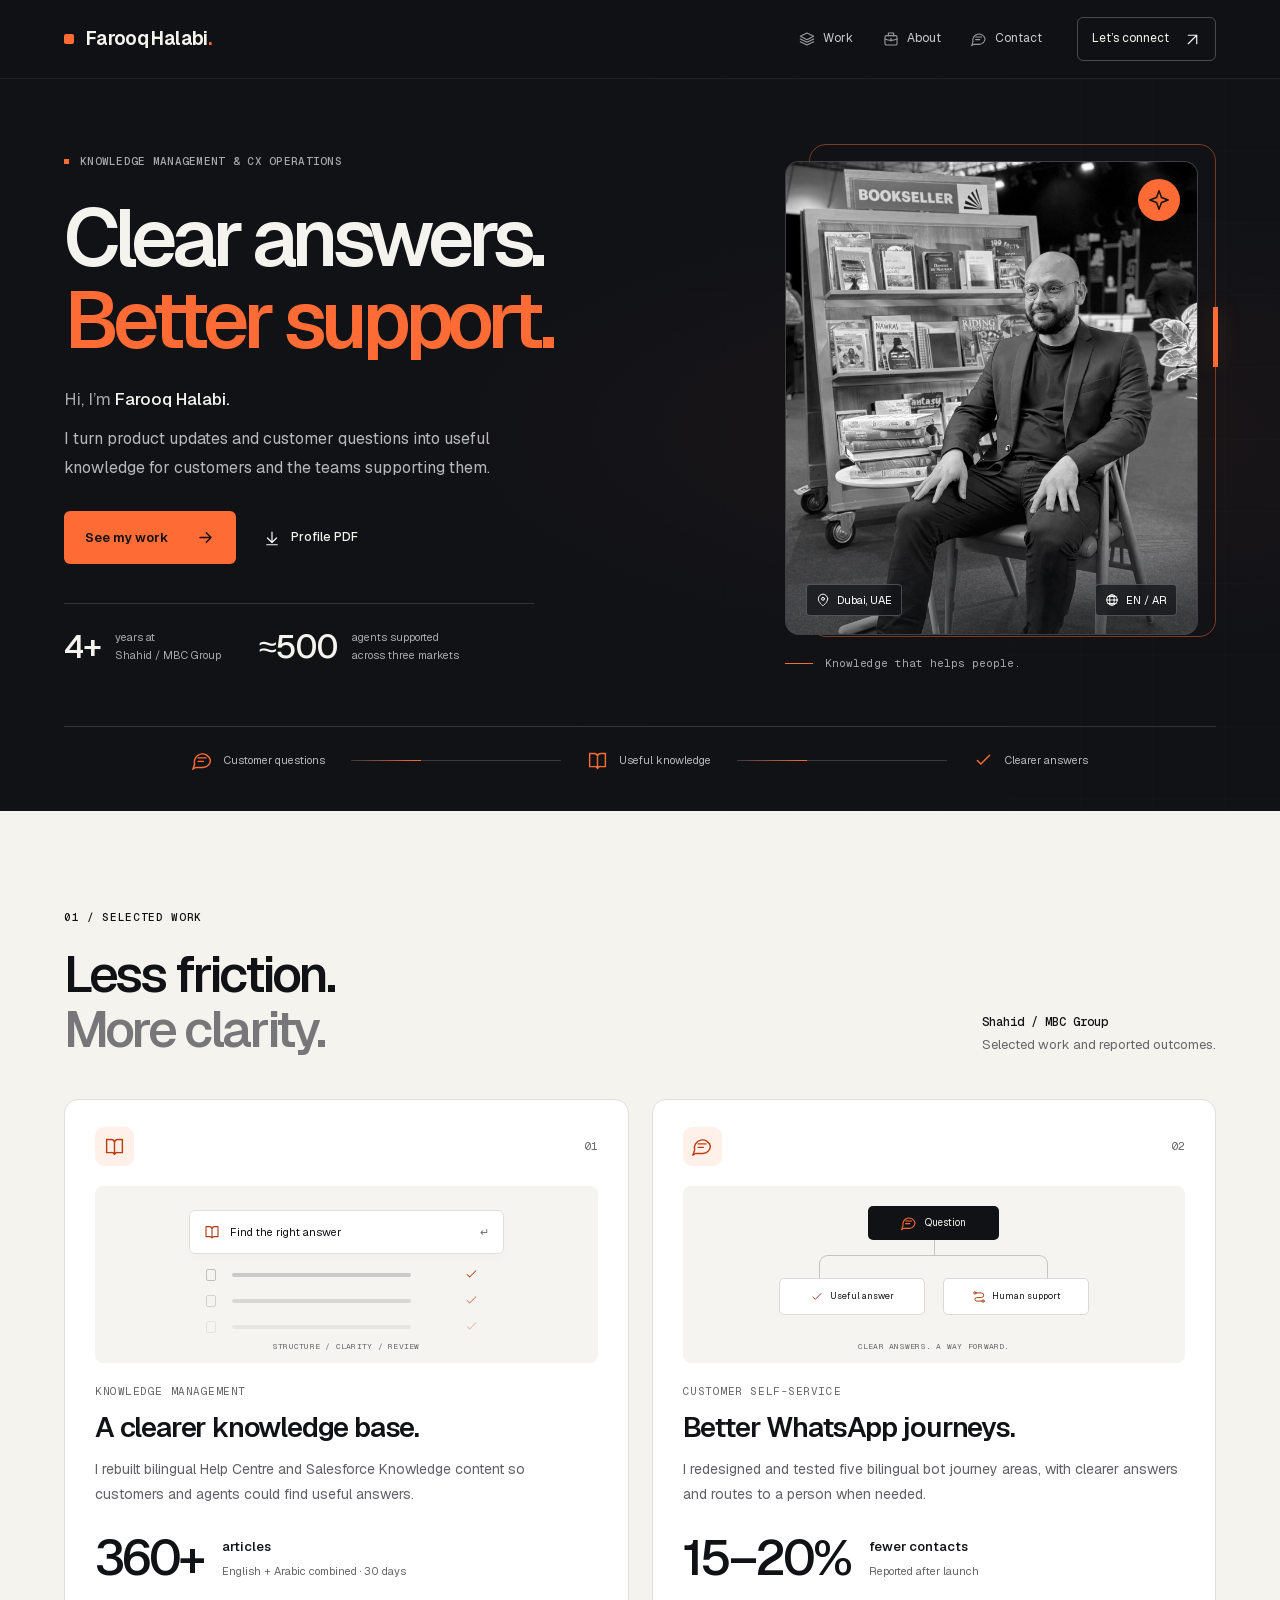
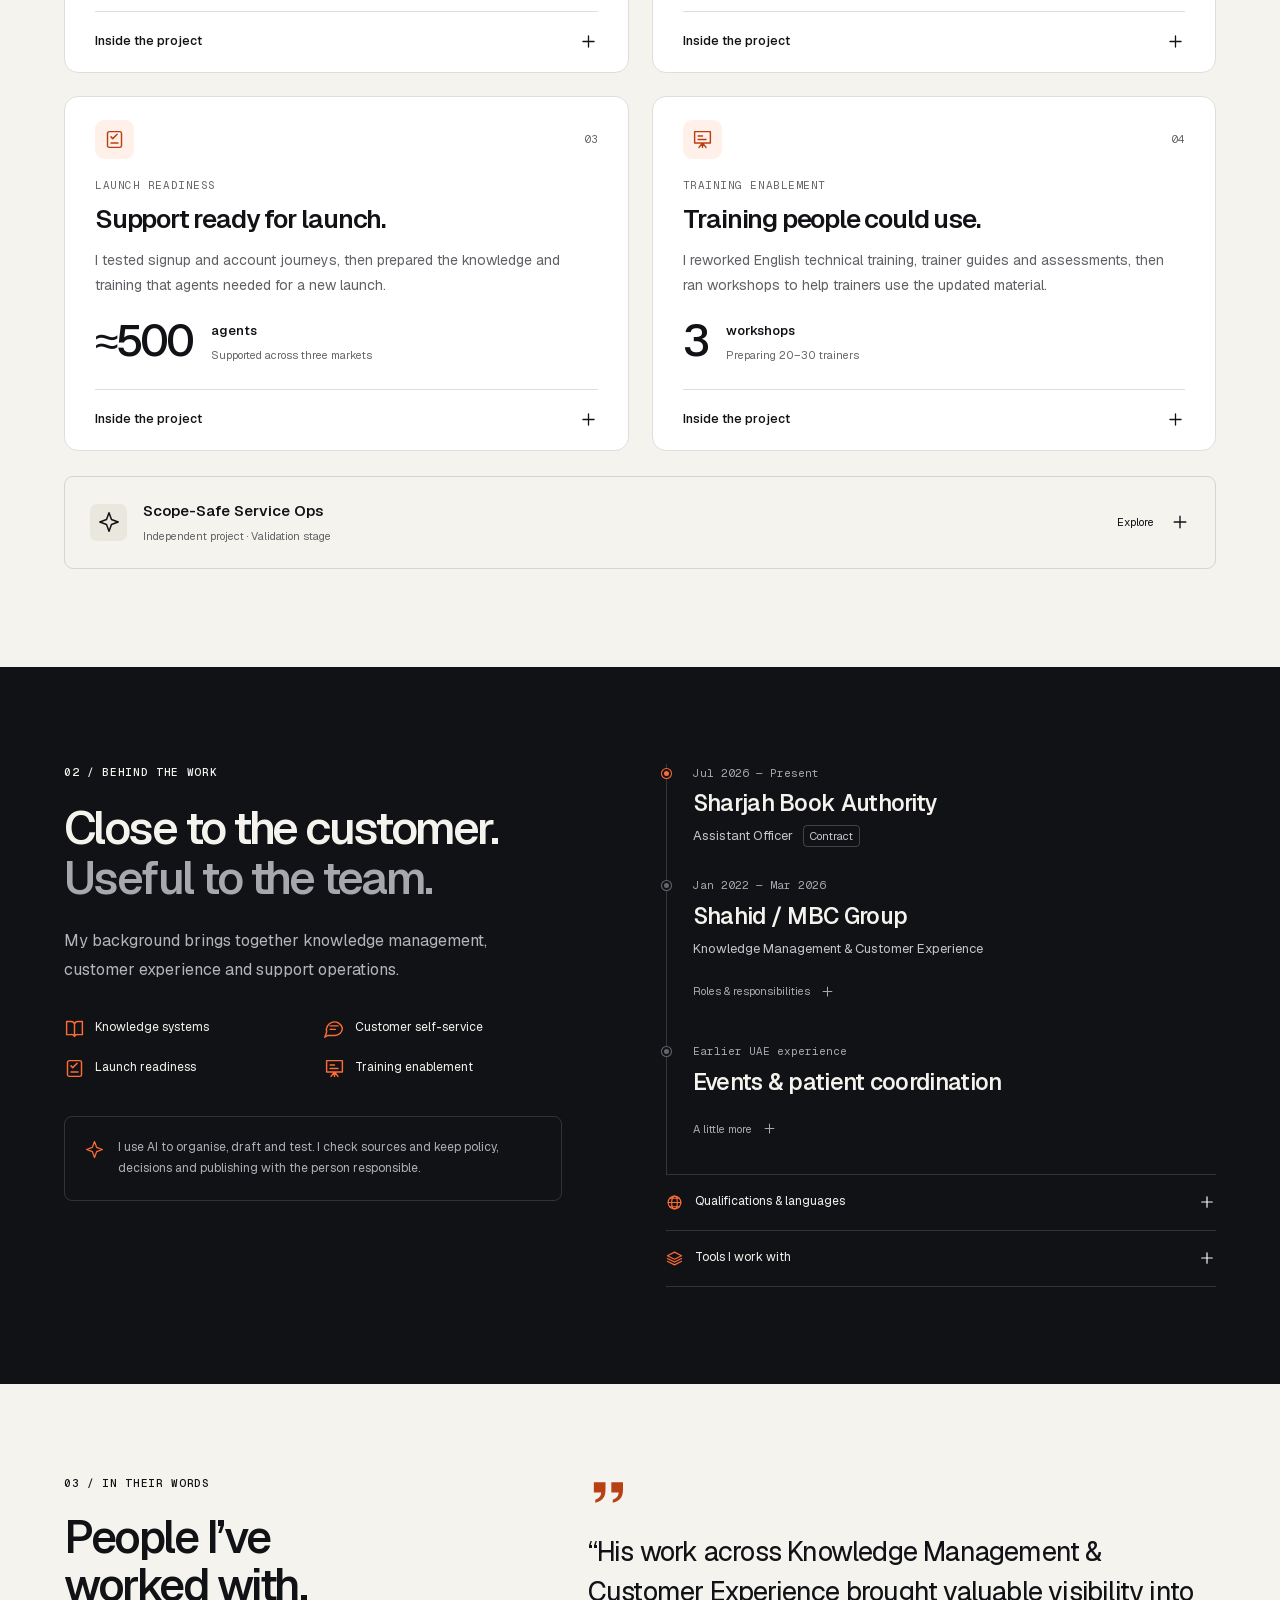
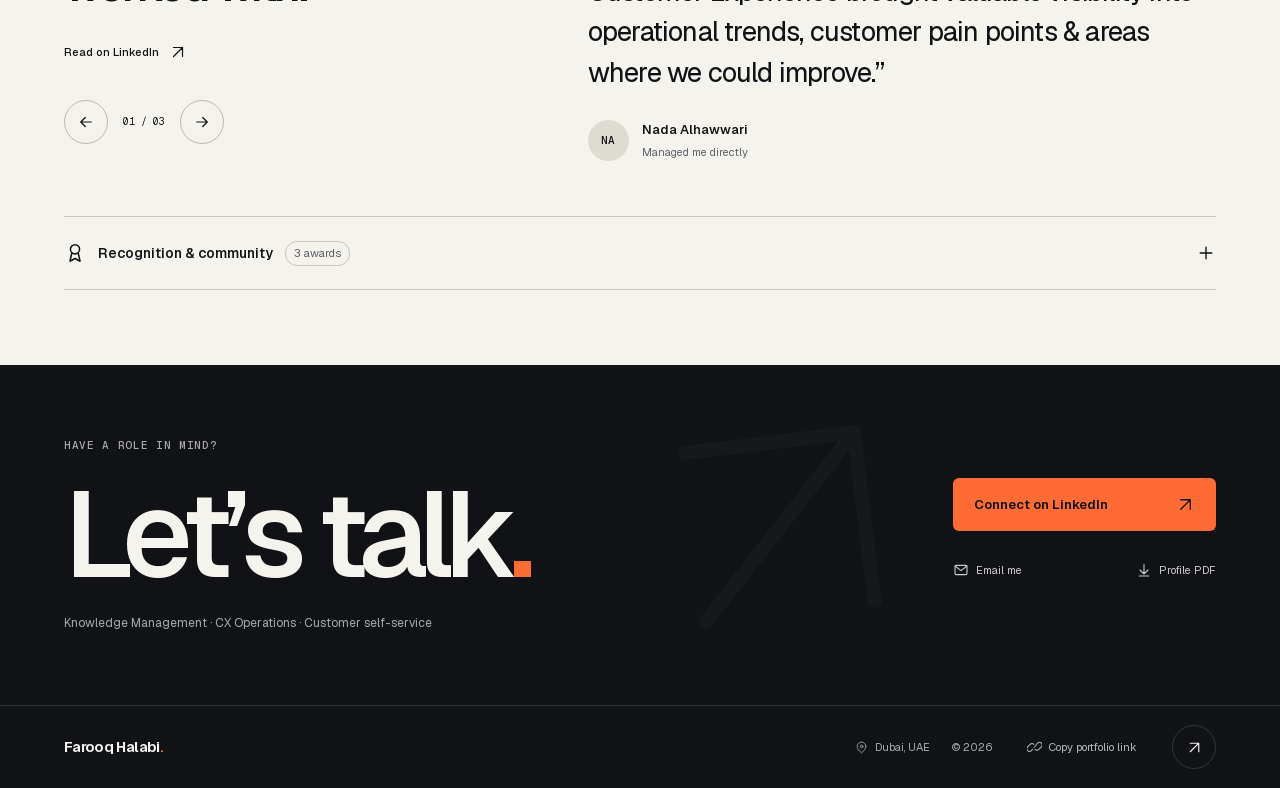
<file: index.html>
<!doctype html>
<html lang="en">
<head>
  <meta charset="utf-8">
  <meta name="viewport" content="width=device-width, initial-scale=1">
  <meta name="theme-color" content="#111216">
  <meta name="color-scheme" content="dark light">
  <title>Farooq Halabi | Knowledge Management &amp; CX Operations</title>
  <meta name="description" content="Farooq Halabi, Knowledge Management and CX Operations. Clearer knowledge, useful self-service and support teams ready for change.">
  <meta name="author" content="Farooq Halabi">
  <link rel="canonical" href="https://fahalabi.github.io/">
  <link rel="manifest" href="/site.webmanifest">
  <link rel="icon" href="/favicon-32.png?v=20260921-clarity" sizes="32x32" type="image/png">
  <link rel="apple-touch-icon" href="/apple-touch-icon.png?v=20260921-clarity" sizes="180x180" type="image/png">
  <link rel="preload" href="/assets/fonts/geist-sans.woff2" as="font" type="font/woff2" crossorigin>
  <link rel="preload" href="/assets/fonts/geist-mono.woff2" as="font" type="font/woff2" crossorigin>
  <link rel="preload" href="/assets/images/farooq-portrait.webp" as="image" type="image/webp" fetchpriority="high">
  <link rel="stylesheet" href="/assets/css/styles.css?v=20260921-clarity">
  <noscript><style>[data-menu-toggle],.quote-controls,[data-share]{display:none!important}[data-quote][hidden]{display:block!important;margin-top:32px}@media(max-width:800px){#mobile-menu[hidden]{position:static;display:flex!important;flex-wrap:wrap;width:100%;padding:8px 0;background:none;border:0}.header-inner{flex-wrap:wrap}.mobile-menu a{padding:10px}}</style></noscript>
  <meta property="og:type" content="profile">
  <meta property="og:title" content="Farooq Halabi | Knowledge Management &amp; CX Operations">
  <meta property="og:description" content="Clearer answers for customers. Useful knowledge for support teams. My work in knowledge management and customer experience.">
  <meta property="og:url" content="https://fahalabi.github.io/">
  <meta property="og:site_name" content="Farooq Halabi">
  <meta property="og:locale" content="en_AE">
  <meta property="og:image" content="https://fahalabi.github.io/assets/images/portfolio-social.png?v=20260921-clarity">
  <meta property="og:image:width" content="1200">
  <meta property="og:image:height" content="630">
  <meta property="og:image:alt" content="Farooq Halabi, Knowledge Management and CX Operations, with his portrait beside a book display">
  <meta name="twitter:card" content="summary_large_image">
  <meta name="twitter:title" content="Farooq Halabi | Knowledge Management &amp; CX Operations">
  <meta name="twitter:description" content="Clearer answers for customers. Useful knowledge for support teams.">
  <meta name="twitter:image" content="https://fahalabi.github.io/assets/images/portfolio-social.png?v=20260921-clarity">
  <script type="application/ld+json">
  {"@context":"https://schema.org","@type":"Person","name":"Farooq Halabi","url":"https://fahalabi.github.io/","image":"https://fahalabi.github.io/assets/images/farooq-portrait.webp","jobTitle":"Knowledge Management and CX Operations Specialist","address":{"@type":"PostalAddress","addressLocality":"Dubai","addressCountry":"AE"},"alumniOf":{"@type":"CollegeOrUniversity","name":"Ajman University"},"knowsLanguage":["Arabic","English","Turkish"],"knowsAbout":["Knowledge Management","Customer Experience Operations","Salesforce Knowledge","Salesforce CMS","Customer Self-Service","Bilingual Content","Training Enablement"],"sameAs":["https://www.linkedin.com/in/farooq-halabi-00536518b/"]}
  </script>
</head>
<body>
<svg class="svg-defs" aria-hidden="true" xmlns="http://www.w3.org/2000/svg"><defs><symbol id="i-arrow" viewBox="0 0 24 24"><path d="M5 12h14m-6-6 6 6-6 6"/></symbol><symbol id="i-up" viewBox="0 0 24 24"><path d="M6 18 18 6M6 6h12v12"/></symbol><symbol id="i-down" viewBox="0 0 24 24"><path d="M12 4v14m-6-6 6 6 6-6M5 21h14"/></symbol><symbol id="i-left" viewBox="0 0 24 24"><path d="M19 12H5m6-6-6 6 6 6"/></symbol><symbol id="i-book" viewBox="0 0 24 24"><path d="M12 6v15M3 4h5a4 4 0 0 1 4 3 4 4 0 0 1 4-3h5v15h-5a4 4 0 0 0-4 2 4 4 0 0 0-4-2H3Z"/></symbol><symbol id="i-chat" viewBox="0 0 24 24"><path d="M21 11.5a8.5 8.5 0 0 1-8.5 8.5H4l-3 2 2-6A8.5 8.5 0 1 1 21 11.5Z"/><path d="M7 9h9M7 13h6"/></symbol><symbol id="i-check" viewBox="0 0 24 24"><path d="m5 12 4 4L19 6"/></symbol><symbol id="i-launch" viewBox="0 0 24 24"><rect x="4" y="3" width="16" height="18" rx="2"/><path d="m8 9 2 2 5-5M8 16h8"/></symbol><symbol id="i-training" viewBox="0 0 24 24"><path d="M3 3h18v13H3zM8 21l4-5 4 5M12 16v5M7 8h5M7 12h9"/></symbol><symbol id="i-pin" viewBox="0 0 24 24"><path d="M20 10c0 6-8 12-8 12S4 16 4 10a8 8 0 0 1 16 0Z"/><circle cx="12" cy="10" r="2.5"/></symbol><symbol id="i-globe" viewBox="0 0 24 24"><circle cx="12" cy="12" r="9"/><ellipse cx="12" cy="12" rx="4" ry="9"/><path d="M3 12h18M5 6h14M5 18h14"/></symbol><symbol id="i-plus" viewBox="0 0 24 24"><path d="M12 5v14M5 12h14"/></symbol><symbol id="i-briefcase" viewBox="0 0 24 24"><rect x="3" y="7" width="18" height="14" rx="2"/><path d="M8 7V3h8v4M3 12a22 22 0 0 0 18 0M12 11v4"/></symbol><symbol id="i-award" viewBox="0 0 24 24"><circle cx="12" cy="8" r="5"/><path d="m8.5 12-2 9L12 18l5.5 3-2-9"/></symbol><symbol id="i-mail" viewBox="0 0 24 24"><rect x="3" y="5" width="18" height="14" rx="2"/><path d="m3 6 9 7 9-7"/></symbol><symbol id="i-link" viewBox="0 0 24 24"><path d="m10 13 4-4M8 16l-2 2a4 4 0 0 1-6-6l4-4a4 4 0 0 1 6 0m4 0 2-2a4 4 0 0 1 6 6l-4 4a4 4 0 0 1-6 0" transform="translate(1 -1)"/></symbol><symbol id="i-layers" viewBox="0 0 24 24"><path d="m12 3 10 5-10 5L2 8Zm-10 9 10 5 10-5M2 16l10 5 10-5"/></symbol><symbol id="i-spark" viewBox="0 0 24 24"><path d="m12 2 2.7 7.3L22 12l-7.3 2.7L12 22l-2.7-7.3L2 12l7.3-2.7Z"/></symbol><symbol id="i-menu" viewBox="0 0 24 24"><path d="M4 8h16M4 16h16"/></symbol><symbol id="i-quote" viewBox="0 0 24 24"><path d="M10 5H4v7h5c0 3-2 4-4 5v2c5-1 7-4 7-9V5ZM22 5h-6v7h5c0 3-2 4-4 5v2c5-1 7-4 7-9V5Z"/></symbol><symbol id="i-route" viewBox="0 0 24 24"><circle cx="5" cy="5" r="2"/><circle cx="19" cy="19" r="2"/><path d="M7 5h9a4 4 0 0 1 0 8H8a3 3 0 0 0 0 6h9"/></symbol></defs></svg>
<a class="skip-link" href="#main-content">Skip to main content</a>
<div class="progress-rail" aria-hidden="true"><span></span></div>
<header class="site-header"><div class="container header-inner">
 <a class="brand" href="#top" aria-label="Farooq Halabi, home"><span class="brand-square" aria-hidden="true"></span>Farooq Halabi<span class="brand-period">.</span></a>
 <nav class="desktop-nav" aria-label="Main navigation"><a href="#work"><svg class="icon " viewBox="0 0 24 24" fill="none" stroke="currentColor" stroke-width="1.65" stroke-linecap="round" stroke-linejoin="round" aria-hidden="true"><use href="#i-layers"></use></svg>Work</a><a href="#about"><svg class="icon " viewBox="0 0 24 24" fill="none" stroke="currentColor" stroke-width="1.65" stroke-linecap="round" stroke-linejoin="round" aria-hidden="true"><use href="#i-briefcase"></use></svg>About</a><a href="#contact"><svg class="icon " viewBox="0 0 24 24" fill="none" stroke="currentColor" stroke-width="1.65" stroke-linecap="round" stroke-linejoin="round" aria-hidden="true"><use href="#i-chat"></use></svg>Contact</a></nav>
 <a class="header-contact" href="https://www.linkedin.com/in/farooq-halabi-00536518b/" target="_blank" rel="noopener noreferrer">Let’s connect <svg class="icon " viewBox="0 0 24 24" fill="none" stroke="currentColor" stroke-width="1.65" stroke-linecap="round" stroke-linejoin="round" aria-hidden="true"><use href="#i-up"></use></svg></a>
 <button type="button" class="menu-toggle" data-menu-toggle aria-expanded="false" aria-controls="mobile-menu"><span data-menu-label>Menu</span><svg class="icon " viewBox="0 0 24 24" fill="none" stroke="currentColor" stroke-width="1.65" stroke-linecap="round" stroke-linejoin="round" aria-hidden="true"><use href="#i-menu"></use></svg></button>
 <nav id="mobile-menu" class="mobile-menu" aria-label="Mobile navigation" hidden><a href="#work"><svg class="icon " viewBox="0 0 24 24" fill="none" stroke="currentColor" stroke-width="1.65" stroke-linecap="round" stroke-linejoin="round" aria-hidden="true"><use href="#i-layers"></use></svg>Selected work</a><a href="#about"><svg class="icon " viewBox="0 0 24 24" fill="none" stroke="currentColor" stroke-width="1.65" stroke-linecap="round" stroke-linejoin="round" aria-hidden="true"><use href="#i-briefcase"></use></svg>About me</a><a href="#proof"><svg class="icon " viewBox="0 0 24 24" fill="none" stroke="currentColor" stroke-width="1.65" stroke-linecap="round" stroke-linejoin="round" aria-hidden="true"><use href="#i-quote"></use></svg>Recommendations</a><a href="#contact"><svg class="icon " viewBox="0 0 24 24" fill="none" stroke="currentColor" stroke-width="1.65" stroke-linecap="round" stroke-linejoin="round" aria-hidden="true"><use href="#i-mail"></use></svg>Contact</a></nav>
</div></header>
<main id="main-content" tabindex="-1">
 <section class="hero" id="top" aria-labelledby="hero-title"><div class="hero-grid" aria-hidden="true"></div><div class="container hero-inner">
  <div class="hero-copy"><p class="eyebrow hero-eyebrow"><span></span>Knowledge Management &amp; CX Operations</p><h1 id="hero-title"><span class="hero-line">Clear answers.</span><span class="hero-line hero-line-accent">Better support.</span></h1><p class="hero-name">Hi, I’m <strong>Farooq Halabi.</strong></p><p class="hero-description">I turn product updates and customer questions into useful knowledge for customers and the teams supporting them.</p><div class="hero-actions"><a class="button button-accent" href="#work" data-magnetic>See my work <svg class="icon " viewBox="0 0 24 24" fill="none" stroke="currentColor" stroke-width="1.65" stroke-linecap="round" stroke-linejoin="round" aria-hidden="true"><use href="#i-arrow"></use></svg></a><a class="text-link" href="/Farooq-Halabi-Profile.pdf" download><svg class="icon " viewBox="0 0 24 24" fill="none" stroke="currentColor" stroke-width="1.65" stroke-linecap="round" stroke-linejoin="round" aria-hidden="true"><use href="#i-down"></use></svg>Profile PDF</a></div><div class="hero-proof"><div><strong>4+</strong><span>years at<br>Shahid / MBC Group</span></div><div><strong>≈500</strong><span>agents supported<br>across three markets</span></div></div></div>
  <figure class="hero-portrait"><div class="portrait-surround" aria-hidden="true"></div><div class="portrait-card" data-tilt><div class="portrait-photo"><img src="/assets/images/farooq-portrait.webp" alt="Farooq Halabi seated beside a book display" width="1440" height="2560" fetchpriority="high"></div><div class="portrait-caption"><span><svg class="icon " viewBox="0 0 24 24" fill="none" stroke="currentColor" stroke-width="1.65" stroke-linecap="round" stroke-linejoin="round" aria-hidden="true"><use href="#i-pin"></use></svg>Dubai, UAE</span><span><svg class="icon " viewBox="0 0 24 24" fill="none" stroke="currentColor" stroke-width="1.65" stroke-linecap="round" stroke-linejoin="round" aria-hidden="true"><use href="#i-globe"></use></svg>EN / AR</span></div><div class="portrait-corner" aria-hidden="true"><svg class="icon " viewBox="0 0 24 24" fill="none" stroke="currentColor" stroke-width="1.65" stroke-linecap="round" stroke-linejoin="round" aria-hidden="true"><use href="#i-spark"></use></svg></div></div><figcaption class="portrait-note"><span class="note-line"></span>Knowledge that helps people.</figcaption></figure>
  <div class="answer-path" aria-label="My focus: turn customer questions into useful knowledge and clearer answers"><div class="path-node"><svg class="icon " viewBox="0 0 24 24" fill="none" stroke="currentColor" stroke-width="1.65" stroke-linecap="round" stroke-linejoin="round" aria-hidden="true"><use href="#i-chat"></use></svg><span>Customer questions</span></div><div class="path-line" aria-hidden="true"><i></i></div><div class="path-node"><svg class="icon " viewBox="0 0 24 24" fill="none" stroke="currentColor" stroke-width="1.65" stroke-linecap="round" stroke-linejoin="round" aria-hidden="true"><use href="#i-book"></use></svg><span>Useful knowledge</span></div><div class="path-line" aria-hidden="true"><i></i></div><div class="path-node"><svg class="icon " viewBox="0 0 24 24" fill="none" stroke="currentColor" stroke-width="1.65" stroke-linecap="round" stroke-linejoin="round" aria-hidden="true"><use href="#i-check"></use></svg><span>Clearer answers</span></div></div>
 </div></section>
 <section class="work-section light-section" id="work" aria-labelledby="work-title"><div class="container">
  <div class="section-heading reveal"><div><p class="eyebrow">01 / Selected work</p><h2 id="work-title">Less friction.<br><span>More clarity.</span></h2></div><p class="section-note">Shahid / MBC Group<br><span>Selected work and reported outcomes.</span></p></div>
  <div class="work-grid"><article class="work-card work-card-large reveal" data-spotlight><div class="work-card-top"><span class="square-icon"><svg class="icon " viewBox="0 0 24 24" fill="none" stroke="currentColor" stroke-width="1.65" stroke-linecap="round" stroke-linejoin="round" aria-hidden="true"><use href="#i-book"></use></svg></span><span class="case-number">01</span></div><div class="knowledge-visual" aria-hidden="true"><div class="visual-search"><svg class="icon " viewBox="0 0 24 24" fill="none" stroke="currentColor" stroke-width="1.65" stroke-linecap="round" stroke-linejoin="round" aria-hidden="true"><use href="#i-book"></use></svg><span>Find the right answer</span><span class="search-key">↵</span></div><div class="article-stack"><div><i></i><span></span><span></span><svg class="icon " viewBox="0 0 24 24" fill="none" stroke="currentColor" stroke-width="1.65" stroke-linecap="round" stroke-linejoin="round" aria-hidden="true"><use href="#i-check"></use></svg></div><div><i></i><span></span><span></span><svg class="icon " viewBox="0 0 24 24" fill="none" stroke="currentColor" stroke-width="1.65" stroke-linecap="round" stroke-linejoin="round" aria-hidden="true"><use href="#i-check"></use></svg></div><div><i></i><span></span><span></span><svg class="icon " viewBox="0 0 24 24" fill="none" stroke="currentColor" stroke-width="1.65" stroke-linecap="round" stroke-linejoin="round" aria-hidden="true"><use href="#i-check"></use></svg></div></div><span class="visual-caption">STRUCTURE / CLARITY / REVIEW</span></div><div class="work-card-content"><p class="case-category">Knowledge management</p><h3>A clearer knowledge base.</h3><p class="case-preview">I rebuilt bilingual Help Centre and Salesforce Knowledge content so customers and agents could find useful answers.</p><div class="work-result"><strong>360+</strong><div><span>articles</span><small>English + Arabic combined · 30 days</small></div></div><details class="case-details"><summary><span>Inside the project</span><svg class="icon " viewBox="0 0 24 24" fill="none" stroke="currentColor" stroke-width="1.65" stroke-linecap="round" stroke-linejoin="round" aria-hidden="true"><use href="#i-plus"></use></svg></summary><div class="case-body"><p class="case-tools">Salesforce Knowledge · Help Centre</p>
            <h4>The work</h4><p>I led the bilingual Knowledge Base and Help Centre revamp, reworking the taxonomy, search, navigation and article structure. I also updated case links, escalation guidance and the way we collected feedback across customer-facing and internal content.</p>
            <h4>My contribution</h4><p>I used AI and Salesforce Einstein tools to identify missing topics, group questions and prepare drafts and metadata. I checked the content against policy and source documentation, refined the wording and controlled publishing.</p>
            <h4>Reported outcomes</h4><ul class="project-points"><li>360+ articles across English and Arabic delivered in 30 days.</li><li>An estimated 150 hours saved.</li><li>Agent knowledge emails fell from daily to about one per month.</li><li>Knowledge-related DSAT disputes fell from monthly to 0–1 per quarter.</li></ul>
          </div></details></div></article>
<article class="work-card work-card-large reveal" data-spotlight><div class="work-card-top"><span class="square-icon"><svg class="icon " viewBox="0 0 24 24" fill="none" stroke="currentColor" stroke-width="1.65" stroke-linecap="round" stroke-linejoin="round" aria-hidden="true"><use href="#i-chat"></use></svg></span><span class="case-number">02</span></div><div class="journey-visual" aria-hidden="true"><div class="journey-node question-node"><svg class="icon " viewBox="0 0 24 24" fill="none" stroke="currentColor" stroke-width="1.65" stroke-linecap="round" stroke-linejoin="round" aria-hidden="true"><use href="#i-chat"></use></svg><span>Question</span></div><div class="journey-branch"><span></span><span></span></div><div class="journey-options"><div><svg class="icon " viewBox="0 0 24 24" fill="none" stroke="currentColor" stroke-width="1.65" stroke-linecap="round" stroke-linejoin="round" aria-hidden="true"><use href="#i-check"></use></svg><span>Useful answer</span></div><div><svg class="icon " viewBox="0 0 24 24" fill="none" stroke="currentColor" stroke-width="1.65" stroke-linecap="round" stroke-linejoin="round" aria-hidden="true"><use href="#i-route"></use></svg><span>Human support</span></div></div><span class="visual-caption">CLEAR ANSWERS. A WAY FORWARD.</span></div><div class="work-card-content"><p class="case-category">Customer self-service</p><h3>Better WhatsApp journeys.</h3><p class="case-preview">I redesigned and tested five bilingual bot journey areas, with clearer answers and routes to a person when needed.</p><div class="work-result"><strong>15–20%</strong><div><span>fewer contacts</span><small>Reported after launch</small></div></div><details class="case-details"><summary><span>Inside the project</span><svg class="icon " viewBox="0 0 24 24" fill="none" stroke="currentColor" stroke-width="1.65" stroke-linecap="round" stroke-linejoin="round" aria-hidden="true"><use href="#i-plus"></use></svg></summary><div class="case-body"><p class="case-tools">Salesforce Einstein Bots · Miro</p>
            <h4>The work</h4><p>I owned the redesign, configuration, testing and launch of five English and Arabic bot journey areas. I mapped customer intents, wrote responses and decision paths, defined escalation routes and tested edge cases.</p>
            <h4>My contribution</h4><p>I worked with Salesforce Einstein Bots and Miro, using AI to help organise questions, draft flow logic and prepare test scenarios. I reviewed the outputs before use, including the Arabic content throughout testing and launch.</p>
            <h4>Reported outcomes after launch</h4><ul class="project-points"><li>Customer contacts fell by 15–20%.</li><li>Repeated questions fell by 10%.</li><li>Self-service CSAT rose from 15% to 25%.</li><li>Five major journey areas launched in English and Arabic.</li></ul>
          </div></details></div></article>
<article class="work-card work-card-compact reveal" data-spotlight><div class="work-card-top"><span class="square-icon"><svg class="icon " viewBox="0 0 24 24" fill="none" stroke="currentColor" stroke-width="1.65" stroke-linecap="round" stroke-linejoin="round" aria-hidden="true"><use href="#i-launch"></use></svg></span><span class="case-number">03</span></div><div class="work-card-content"><p class="case-category">Launch readiness</p><h3>Support ready for launch.</h3><p class="case-preview">I tested signup and account journeys, then prepared the knowledge and training that agents needed for a new launch.</p><div class="work-result"><strong>≈500</strong><div><span>agents</span><small>Supported across three markets</small></div></div><details class="case-details"><summary><span>Inside the project</span><svg class="icon " viewBox="0 0 24 24" fill="none" stroke="currentColor" stroke-width="1.65" stroke-linecap="round" stroke-linejoin="round" aria-hidden="true"><use href="#i-plus"></use></svg></summary><div class="case-body"><p class="case-tools">CX testing · Knowledge updates</p>
            <h4>The work</h4><p>I led CX testing and support preparation for signup, sign-in, password reset and device connection. I tested journeys on iOS, Android, web and supported TV environments, then prepared bilingual knowledge, Care Updates, updated visuals and training content.</p>
            <h4>My contribution</h4><p>I used AI to help prepare test scenarios, consider edge cases and identify content needing updates. I manually tested the journeys, checked the customer pain points and reviewed the material before it went to agents and trainers.</p>
            <h4>Reported outcomes</h4><ul class="project-points"><li>Approximately 500 agents supported and 20–30 trainers prepared across three markets.</li><li>Product controls prevented duplicate accounts.</li><li>Password-reset and wrong-username case tags became rare after launch.</li></ul>
          </div></details></div></article>
<article class="work-card work-card-compact reveal" data-spotlight><div class="work-card-top"><span class="square-icon"><svg class="icon " viewBox="0 0 24 24" fill="none" stroke="currentColor" stroke-width="1.65" stroke-linecap="round" stroke-linejoin="round" aria-hidden="true"><use href="#i-training"></use></svg></span><span class="case-number">04</span></div><div class="work-card-content"><p class="case-category">Training enablement</p><h3>Training people could use.</h3><p class="case-preview">I reworked English technical training, trainer guides and assessments, then ran workshops to help trainers use the updated material.</p><div class="work-result"><strong>3</strong><div><span>workshops</span><small>Preparing 20–30 trainers</small></div></div><details class="case-details"><summary><span>Inside the project</span><svg class="icon " viewBox="0 0 24 24" fill="none" stroke="currentColor" stroke-width="1.65" stroke-linecap="round" stroke-linejoin="round" aria-hidden="true"><use href="#i-plus"></use></svg></summary><div class="case-body"><p class="case-tools">Canva · PowerPoint</p>
            <h4>The work</h4><p>I led the English training material revamp and owned its technical content. I reworked onboarding content, trainer guides, assessments, exercises and quick-reference resources to make technical information easier to explain and apply.</p>
            <h4>My contribution</h4><p>I used AI, Canva and PowerPoint to audit the old material, organise the content and check consistency. I reviewed the wording closely and coordinated reviews with internal and vendor QA teams before approval.</p>
            <h4>Reported outcomes</h4><ul class="project-points"><li>Three trainer workshops delivered.</li><li>20–30 trainers prepared for rollout.</li><li>Updated material rolled out across vendors and operational sites.</li></ul>
          </div></details></div></article></div>
  <details class="independent-details reveal"><summary><span class="independent-icon"><svg class="icon " viewBox="0 0 24 24" fill="none" stroke="currentColor" stroke-width="1.65" stroke-linecap="round" stroke-linejoin="round" aria-hidden="true"><use href="#i-spark"></use></svg></span><span><strong>Scope-Safe Service Ops</strong><small>Independent project · Validation stage</small></span><span class="disclosure-label">Explore</span><svg class="icon " viewBox="0 0 24 24" fill="none" stroke="currentColor" stroke-width="1.65" stroke-linecap="round" stroke-linejoin="round" aria-hidden="true"><use href="#i-plus"></use></svg></summary><div class="independent-body"><p>I owned and directed AI-assisted research into how service businesses can keep customer-facing answers accurate, with owner approval built in.</p><p>The preparation includes research on 30 Dubai home-maintenance and AC businesses, 10 public-source knowledge-gap snapshots, a discovery kit and a validation dashboard. The concept is under validation; no customer, pilot or revenue results are claimed.</p><p>I use BMAD to structure discovery, requirements and validation, with review points for the owner.</p></div></details>
 </div></section>
 <section class="about-section" id="about" aria-labelledby="about-title"><div class="container about-grid">
  <div class="about-copy reveal"><p class="eyebrow">02 / Behind the work</p><h2 id="about-title">Close to the customer.<br><span>Useful to the team.</span></h2><p>My background brings together knowledge management, customer experience and support operations.</p><div class="capabilities"><div><svg class="icon " viewBox="0 0 24 24" fill="none" stroke="currentColor" stroke-width="1.65" stroke-linecap="round" stroke-linejoin="round" aria-hidden="true"><use href="#i-book"></use></svg><span>Knowledge systems</span></div><div><svg class="icon " viewBox="0 0 24 24" fill="none" stroke="currentColor" stroke-width="1.65" stroke-linecap="round" stroke-linejoin="round" aria-hidden="true"><use href="#i-chat"></use></svg><span>Customer self-service</span></div><div><svg class="icon " viewBox="0 0 24 24" fill="none" stroke="currentColor" stroke-width="1.65" stroke-linecap="round" stroke-linejoin="round" aria-hidden="true"><use href="#i-launch"></use></svg><span>Launch readiness</span></div><div><svg class="icon " viewBox="0 0 24 24" fill="none" stroke="currentColor" stroke-width="1.65" stroke-linecap="round" stroke-linejoin="round" aria-hidden="true"><use href="#i-training"></use></svg><span>Training enablement</span></div></div><div class="ai-note"><svg class="icon " viewBox="0 0 24 24" fill="none" stroke="currentColor" stroke-width="1.65" stroke-linecap="round" stroke-linejoin="round" aria-hidden="true"><use href="#i-spark"></use></svg><p>I use AI to organise, draft and test. I check sources and keep policy, decisions and publishing with the person responsible.</p></div></div>
  <div class="career-column reveal"><div class="timeline">
   <article class="career-entry"><div class="career-marker"></div><p class="career-date">Jul 2026 — Present</p><h3>Sharjah Book Authority</h3><p>Assistant Officer <span class="contract-label">Contract</span></p></article>
   <article class="career-entry"><div class="career-marker"></div><p class="career-date">Jan 2022 — Mar 2026</p><h3>Shahid / MBC Group</h3><p>Knowledge Management &amp; Customer Experience</p><details class="career-details"><summary>Roles &amp; responsibilities <svg class="icon " viewBox="0 0 24 24" fill="none" stroke="currentColor" stroke-width="1.65" stroke-linecap="round" stroke-linejoin="round" aria-hidden="true"><use href="#i-plus"></use></svg></summary><div class="career-detail-body"><p>I turned product updates into knowledge articles, Care Updates and workshops for approximately 500 agents. I reviewed support interactions to investigate recurring issues and conducted one-to-one customer interviews during a concurrent research assignment.</p><ul class="role-history"><li><strong>Knowledge Management &amp; CX Specialist</strong><span>Apr 2022 – Mar 2026</span></li><li><strong>Customer Researcher · Concurrent assignment</strong><span>May 2025 – Sep 2025</span></li><li><strong>Escalation Specialist</strong><span>Jan 2022 – Apr 2022</span></li></ul><p>I traced an approximately 1,600% spike, reaching around 500 cases, to an LG webOS disconnection issue. I coordinated evidence and escalation through Technical Support until LG resolved it.</p></div></details></article>
   <article class="career-entry"><div class="career-marker"></div><p class="career-date">Earlier UAE experience</p><h3>Events &amp; patient coordination</h3><details class="career-details"><summary>A little more <svg class="icon " viewBox="0 0 24 24" fill="none" stroke="currentColor" stroke-width="1.65" stroke-linecap="round" stroke-linejoin="round" aria-hidden="true"><use href="#i-plus"></use></svg></summary><div class="career-detail-body"><p>I coordinated vendors and logistics for conferences and government events. I also worked in high-volume scheduling and patient support for COVID-19 drive-through testing.</p></div></details></article>
  </div><details class="background-details"><summary><svg class="icon " viewBox="0 0 24 24" fill="none" stroke="currentColor" stroke-width="1.65" stroke-linecap="round" stroke-linejoin="round" aria-hidden="true"><use href="#i-globe"></use></svg><span>Qualifications &amp; languages</span><svg class="icon " viewBox="0 0 24 24" fill="none" stroke="currentColor" stroke-width="1.65" stroke-linecap="round" stroke-linejoin="round" aria-hidden="true"><use href="#i-plus"></use></svg></summary><div class="background-body"><div><h4>Education</h4><p>Business Administration, Marketing<br>Ajman University</p></div><div><h4>Qualifications</h4><p>Six Sigma Yellow Belt<br>Inclusive Leadership<br>Valid UAE driving licence</p></div><div><h4>Languages</h4><p>Arabic · Native<br>English · Advanced<br>Turkish · Beginner</p></div></div></details><details class="background-details"><summary><svg class="icon " viewBox="0 0 24 24" fill="none" stroke="currentColor" stroke-width="1.65" stroke-linecap="round" stroke-linejoin="round" aria-hidden="true"><use href="#i-layers"></use></svg><span>Tools I work with</span><svg class="icon " viewBox="0 0 24 24" fill="none" stroke="currentColor" stroke-width="1.65" stroke-linecap="round" stroke-linejoin="round" aria-hidden="true"><use href="#i-plus"></use></svg></summary><div class="background-body"><div><h4>Professional tools</h4><p>Salesforce Knowledge &amp; CMS, Salesforce Einstein Bots, Help Centre platforms, Miro.</p></div><div><h4>Content &amp; AI-assisted work</h4><p>ChatGPT, Codex, Claude, Canva, Word, Excel, PowerPoint, Markdown, AI image tools and connectors.</p></div><div><h4>Working familiarity</h4><p>Figma, PowerShell, Git, GitHub and GitHub Pages.</p></div></div></details></div>
 </div></section>
 <section class="proof-section light-section" id="proof" aria-labelledby="proof-title"><div class="container">
  <div class="proof-grid"><div class="proof-heading reveal"><p class="eyebrow">03 / In their words</p><h2 id="proof-title">People I’ve<br>worked with.</h2><a class="text-link" href="https://www.linkedin.com/in/farooq-halabi-00536518b/" target="_blank" rel="noopener noreferrer">Read on LinkedIn <svg class="icon " viewBox="0 0 24 24" fill="none" stroke="currentColor" stroke-width="1.65" stroke-linecap="round" stroke-linejoin="round" aria-hidden="true"><use href="#i-up"></use></svg></a><div class="quote-controls"><button type="button" data-quote-prev aria-label="Previous recommendation"><svg class="icon " viewBox="0 0 24 24" fill="none" stroke="currentColor" stroke-width="1.65" stroke-linecap="round" stroke-linejoin="round" aria-hidden="true"><use href="#i-left"></use></svg></button><span data-quote-count>01 / 03</span><button type="button" data-quote-next aria-label="Next recommendation"><svg class="icon " viewBox="0 0 24 24" fill="none" stroke="currentColor" stroke-width="1.65" stroke-linecap="round" stroke-linejoin="round" aria-hidden="true"><use href="#i-arrow"></use></svg></button></div></div><div class="quotes reveal" data-quotes aria-label="Recommendations"><svg class="icon quote-mark" viewBox="0 0 24 24" fill="none" stroke="currentColor" stroke-width="1.65" stroke-linecap="round" stroke-linejoin="round" aria-hidden="true"><use href="#i-quote"></use></svg><figure class="quote-card" data-quote ><blockquote>“His work across Knowledge Management &amp; Customer Experience brought valuable visibility into operational trends, customer pain points &amp; areas where we could improve.”</blockquote><figcaption><span class="quote-avatar" aria-hidden="true">NA</span><span><strong>Nada Alhawwari</strong><small>Managed me directly</small></span></figcaption></figure><figure class="quote-card" data-quote hidden><blockquote>“He always stays cool under pressure, tackles complex challenges effortlessly, and goes above and beyond to improve workflows and the overall user experience.”</blockquote><figcaption><span class="quote-avatar" aria-hidden="true">FH</span><span><strong>Faisal Hussein</strong><small>Managed me directly</small></span></figcaption></figure><figure class="quote-card" data-quote hidden><blockquote>“He consistently demonstrated strong engagement and a willingness to adapt his views based on new insights, which is uncommon. Farooq is open-minded, enjoyable to work with, and elevates any team he joins.”</blockquote><figcaption><span class="quote-avatar" aria-hidden="true">IA</span><span><strong>Ivan Aleksic</strong><small>Managed me directly</small></span></figcaption></figure></div></div>
  <details class="recognition-details reveal"><summary><span class="recognition-summary"><svg class="icon " viewBox="0 0 24 24" fill="none" stroke="currentColor" stroke-width="1.65" stroke-linecap="round" stroke-linejoin="round" aria-hidden="true"><use href="#i-award"></use></svg><strong>Recognition &amp; community</strong><span>3 awards</span></span><svg class="icon " viewBox="0 0 24 24" fill="none" stroke="currentColor" stroke-width="1.65" stroke-linecap="round" stroke-linejoin="round" aria-hidden="true"><use href="#i-plus"></use></svg></summary><div class="recognition-body"><div class="awards-grid"><article><a class="award-open" href="/assets/images/recognition/ace-of-initiatives.png" data-award-src="/assets/images/recognition/ace-of-initiatives.png" data-award-title="Ace of Initiatives" aria-label="View Ace of Initiatives certificate"><img src="/assets/images/recognition/ace-of-initiatives.png" alt="Ace of Initiatives certificate awarded to Farooq Halabi by MBC Shahid" width="752" height="530" loading="lazy"><span>Ace of Initiatives<svg class="icon " viewBox="0 0 24 24" fill="none" stroke="currentColor" stroke-width="1.65" stroke-linecap="round" stroke-linejoin="round" aria-hidden="true"><use href="#i-up"></use></svg></span></a><p>Positive attitude and contribution</p></article><article><a class="award-open" href="/assets/images/recognition/quality-wizard.png" data-award-src="/assets/images/recognition/quality-wizard.png" data-award-title="Quality Wizard" aria-label="View Quality Wizard certificate"><img src="/assets/images/recognition/quality-wizard.png" alt="Quality Wizard certificate awarded to Farooq Halabi by MBC Shahid" width="752" height="530" loading="lazy"><span>Quality Wizard<svg class="icon " viewBox="0 0 24 24" fill="none" stroke="currentColor" stroke-width="1.65" stroke-linecap="round" stroke-linejoin="round" aria-hidden="true"><use href="#i-up"></use></svg></span></a><p>Outstanding Q1 QA score</p></article><article><a class="award-open" href="/assets/images/recognition/valuable-gem.png" data-award-src="/assets/images/recognition/valuable-gem.png" data-award-title="Valuable Gem" aria-label="View Valuable Gem certificate"><img src="/assets/images/recognition/valuable-gem.png" alt="Valuable Gem certificate awarded to Farooq Halabi by MBC Shahid" width="752" height="530" loading="lazy"><span>Valuable Gem<svg class="icon " viewBox="0 0 24 24" fill="none" stroke="currentColor" stroke-width="1.65" stroke-linecap="round" stroke-linejoin="round" aria-hidden="true"><use href="#i-up"></use></svg></span></a><p>Innovation, collaboration and dedication</p></article></div><div class="community"><div><svg class="icon " viewBox="0 0 24 24" fill="none" stroke="currentColor" stroke-width="1.65" stroke-linecap="round" stroke-linejoin="round" aria-hidden="true"><use href="#i-globe"></use></svg><h3>MOVE, Action Care Program</h3><span>Aug 2016 – Jul 2017</span></div><p>As Event Coordinator, I organised an inclusive event in Ajman for children and young people with special needs, coordinating volunteers, entertainers and activities.</p></div></div></details>
 </div></section>
 <section class="contact-section" id="contact" aria-labelledby="contact-title"><div class="container contact-inner reveal"><div><p class="eyebrow">Have a role in mind?</p><h2 id="contact-title">Let’s talk<span>.</span></h2><p>Knowledge Management · CX Operations · Customer self-service</p></div><div class="contact-actions"><a class="button button-accent" href="https://www.linkedin.com/in/farooq-halabi-00536518b/" target="_blank" rel="noopener noreferrer" data-magnetic>Connect on LinkedIn <svg class="icon " viewBox="0 0 24 24" fill="none" stroke="currentColor" stroke-width="1.65" stroke-linecap="round" stroke-linejoin="round" aria-hidden="true"><use href="#i-up"></use></svg></a><div class="contact-secondary"><a href="mailto:fahalabi@outlook.com"><svg class="icon " viewBox="0 0 24 24" fill="none" stroke="currentColor" stroke-width="1.65" stroke-linecap="round" stroke-linejoin="round" aria-hidden="true"><use href="#i-mail"></use></svg>Email me</a><a href="/Farooq-Halabi-Profile.pdf" download><svg class="icon " viewBox="0 0 24 24" fill="none" stroke="currentColor" stroke-width="1.65" stroke-linecap="round" stroke-linejoin="round" aria-hidden="true"><use href="#i-down"></use></svg>Profile PDF</a></div></div><div class="contact-decoration" aria-hidden="true"><svg class="icon " viewBox="0 0 24 24" fill="none" stroke="currentColor" stroke-width="1.65" stroke-linecap="round" stroke-linejoin="round" aria-hidden="true"><use href="#i-up"></use></svg></div></div></section>
</main>
<footer class="site-footer"><div class="container"><a class="brand" href="#top">Farooq Halabi<span class="brand-period">.</span></a><p><svg class="icon " viewBox="0 0 24 24" fill="none" stroke="currentColor" stroke-width="1.65" stroke-linecap="round" stroke-linejoin="round" aria-hidden="true"><use href="#i-pin"></use></svg>Dubai, UAE <span>© 2026</span></p><button type="button" data-share><svg class="icon " viewBox="0 0 24 24" fill="none" stroke="currentColor" stroke-width="1.65" stroke-linecap="round" stroke-linejoin="round" aria-hidden="true"><use href="#i-link"></use></svg>Copy portfolio link</button><a class="back-top" href="#top" aria-label="Back to top"><svg class="icon " viewBox="0 0 24 24" fill="none" stroke="currentColor" stroke-width="1.65" stroke-linecap="round" stroke-linejoin="round" aria-hidden="true"><use href="#i-up"></use></svg></a></div></footer>
<dialog class="award-dialog" data-award-dialog aria-labelledby="award-dialog-title"><button class="dialog-close" type="button" data-dialog-close aria-label="Close certificate">Close <svg class="icon " viewBox="0 0 24 24" fill="none" stroke="currentColor" stroke-width="1.65" stroke-linecap="round" stroke-linejoin="round" aria-hidden="true"><use href="#i-plus"></use></svg></button><h2 id="award-dialog-title" data-dialog-title></h2><img alt="" data-dialog-image></dialog>
<div class="share-toast" role="status" aria-live="polite" data-share-toast></div>
<script src="/assets/js/main.js?v=20260921-clarity" defer></script>
</body></html>
</file>
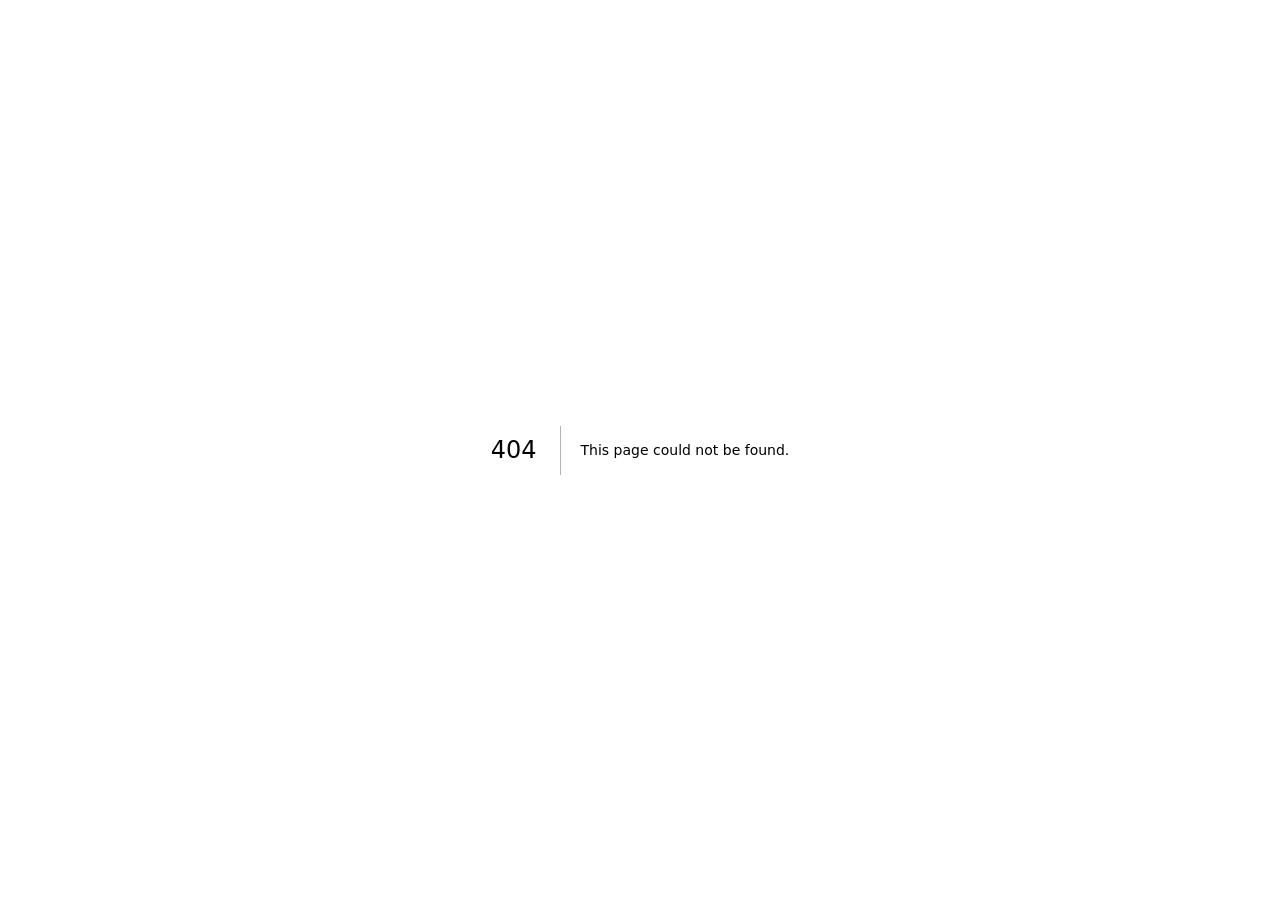
<file: _not-found.html>
<!DOCTYPE html><html lang="en"><head><meta charSet="utf-8"/><meta name="viewport" content="width=device-width, initial-scale=1"/><link rel="stylesheet" href="/_next/static/chunks/0ucsu.lkrei7~.css" data-precedence="next"/><link rel="preload" as="script" fetchPriority="low" href="/_next/static/chunks/0ht900cau6_ur.js"/><script src="/_next/static/chunks/0r8nt2o8muejo.js" async=""></script><script src="/_next/static/chunks/07lhk_q6pmm3r.js" async=""></script><script src="/_next/static/chunks/turbopack-05c8c~j12fn14.js" async=""></script><script src="/_next/static/chunks/0dbhjjzl8qfwv.js" async=""></script><meta name="robots" content="noindex"/><meta name="next-size-adjust" content=""/><title>404: This page could not be found.</title><meta name="theme-color" content="#0b0b0a"/><meta name="color-scheme" content="dark"/><title>Farooq Halabi — CX × Knowledge × Applied AI</title><meta name="description" content="Meet Farooq Halabi, a Dubai-based customer experience and knowledge operations specialist working across Salesforce, bilingual content and applied AI."/><link rel="author" href="https://fahalabi.github.io"/><meta name="author" content="Farooq Halabi"/><link rel="manifest" href="/site.webmanifest"/><meta name="keywords" content="Farooq Halabi,Customer Experience,Knowledge Management,Salesforce CMS,Applied AI,Dubai,Bilingual CX"/><meta name="creator" content="Farooq Halabi"/><link rel="canonical" href="https://fahalabi.github.io"/><meta property="og:title" content="Farooq Halabi — CX × Knowledge × Applied AI"/><meta property="og:description" content="Meet Farooq Halabi, a Dubai-based customer experience and knowledge operations specialist working across Salesforce, bilingual content and applied AI."/><meta property="og:url" content="https://fahalabi.github.io"/><meta property="og:site_name" content="Farooq Halabi"/><meta property="og:locale" content="en_AE"/><meta property="og:image" content="https://fahalabi.github.io/og.png"/><meta property="og:image:width" content="1200"/><meta property="og:image:height" content="630"/><meta property="og:image:alt" content="Farooq Halabi — Customer Experience, Knowledge and Applied AI"/><meta property="og:type" content="profile"/><meta name="twitter:card" content="summary_large_image"/><meta name="twitter:title" content="Farooq Halabi — CX × Knowledge × Applied AI"/><meta name="twitter:description" content="Meet Farooq Halabi, a Dubai-based customer experience and knowledge operations specialist working across Salesforce, bilingual content and applied AI."/><meta name="twitter:image" content="https://fahalabi.github.io/og.png"/><link rel="icon" href="/favicon-32.png" sizes="32x32" type="image/png"/><link rel="apple-touch-icon" href="/apple-touch-icon.png" sizes="180x180" type="image/png"/><script src="/_next/static/chunks/03~yq9q893hmn.js" noModule=""></script></head><body class="geist_deef94d5-module__Sms4YG__variable geist_mono_1bf8cbf6-module__FlyLvG__variable antialiased"><div hidden=""><!--$--><!--/$--></div><div style="font-family:system-ui,&quot;Segoe UI&quot;,Roboto,Helvetica,Arial,sans-serif,&quot;Apple Color Emoji&quot;,&quot;Segoe UI Emoji&quot;;height:100vh;text-align:center;display:flex;flex-direction:column;align-items:center;justify-content:center"><div><style>body{color:#000;background:#fff;margin:0}.next-error-h1{border-right:1px solid rgba(0,0,0,.3)}@media (prefers-color-scheme:dark){body{color:#fff;background:#000}.next-error-h1{border-right:1px solid rgba(255,255,255,.3)}}</style><h1 class="next-error-h1" style="display:inline-block;margin:0 20px 0 0;padding:0 23px 0 0;font-size:24px;font-weight:500;vertical-align:top;line-height:49px">404</h1><div style="display:inline-block"><h2 style="font-size:14px;font-weight:400;line-height:49px;margin:0">This page could not be found.</h2></div></div></div><!--$--><!--/$--><script type="application/ld+json">{"@context":"https://schema.org","@type":"Person","name":"Farooq Halabi","url":"https://fahalabi.github.io","image":"https://fahalabi.github.io/farooq-hero.webp","email":"mailto:Fahalabi@outlook.com","telephone":"+971563193957","address":{"@type":"PostalAddress","addressLocality":"Dubai","addressCountry":"AE"},"jobTitle":"Knowledge Management & Customer Experience Operations Specialist","alumniOf":{"@type":"CollegeOrUniversity","name":"Ajman University"},"knowsLanguage":["Arabic","English","Turkish"],"knowsAbout":["Customer Experience Operations","Knowledge Management","Salesforce CMS","Salesforce Knowledge","Customer Self-Service","Bilingual Content","Applied Generative AI","Training and Development"],"sameAs":["https://www.linkedin.com/in/farooq-halabi-00536518b/","https://www.instagram.com/ostazzz/"]}</script><script src="/_next/static/chunks/0ht900cau6_ur.js" id="_R_" async=""></script><script>(self.__next_f=self.__next_f||[]).push([0])</script><script>self.__next_f.push([1,"1:\"$Sreact.fragment\"\n2:I[39756,[\"/_next/static/chunks/0dbhjjzl8qfwv.js\"],\"default\"]\n3:I[37457,[\"/_next/static/chunks/0dbhjjzl8qfwv.js\"],\"default\"]\n4:I[97367,[\"/_next/static/chunks/0dbhjjzl8qfwv.js\"],\"OutletBoundary\"]\n5:\"$Sreact.suspense\"\n8:I[97367,[\"/_next/static/chunks/0dbhjjzl8qfwv.js\"],\"ViewportBoundary\"]\na:I[97367,[\"/_next/static/chunks/0dbhjjzl8qfwv.js\"],\"MetadataBoundary\"]\nc:I[68027,[\"/_next/static/chunks/0dbhjjzl8qfwv.js\"],\"default\",1]\n:HL[\"/_next/static/chunks/0ucsu.lkrei7~.css\",\"style\"]\n"])</script><script>self.__next_f.push([1,"0:{\"P\":null,\"c\":[\"\",\"_not-found\"],\"q\":\"\",\"i\":false,\"f\":[[[\"\",{\"children\":[\"/_not-found\",{\"children\":[\"__PAGE__\",{}]}]},\"$undefined\",\"$undefined\",16],[[\"$\",\"$1\",\"c\",{\"children\":[[[\"$\",\"link\",\"0\",{\"rel\":\"stylesheet\",\"href\":\"/_next/static/chunks/0ucsu.lkrei7~.css\",\"precedence\":\"next\",\"crossOrigin\":\"$undefined\",\"nonce\":\"$undefined\"}],[\"$\",\"script\",\"script-0\",{\"src\":\"/_next/static/chunks/0dbhjjzl8qfwv.js\",\"async\":true,\"nonce\":\"$undefined\"}]],[\"$\",\"html\",null,{\"lang\":\"en\",\"children\":[\"$\",\"body\",null,{\"className\":\"geist_deef94d5-module__Sms4YG__variable geist_mono_1bf8cbf6-module__FlyLvG__variable antialiased\",\"children\":[[\"$\",\"$L2\",null,{\"parallelRouterKey\":\"children\",\"error\":\"$undefined\",\"errorStyles\":\"$undefined\",\"errorScripts\":\"$undefined\",\"template\":[\"$\",\"$L3\",null,{}],\"templateStyles\":\"$undefined\",\"templateScripts\":\"$undefined\",\"notFound\":[[[\"$\",\"title\",null,{\"children\":\"404: This page could not be found.\"}],[\"$\",\"div\",null,{\"style\":{\"fontFamily\":\"system-ui,\\\"Segoe UI\\\",Roboto,Helvetica,Arial,sans-serif,\\\"Apple Color Emoji\\\",\\\"Segoe UI Emoji\\\"\",\"height\":\"100vh\",\"textAlign\":\"center\",\"display\":\"flex\",\"flexDirection\":\"column\",\"alignItems\":\"center\",\"justifyContent\":\"center\"},\"children\":[\"$\",\"div\",null,{\"children\":[[\"$\",\"style\",null,{\"dangerouslySetInnerHTML\":{\"__html\":\"body{color:#000;background:#fff;margin:0}.next-error-h1{border-right:1px solid rgba(0,0,0,.3)}@media (prefers-color-scheme:dark){body{color:#fff;background:#000}.next-error-h1{border-right:1px solid rgba(255,255,255,.3)}}\"}}],[\"$\",\"h1\",null,{\"className\":\"next-error-h1\",\"style\":{\"display\":\"inline-block\",\"margin\":\"0 20px 0 0\",\"padding\":\"0 23px 0 0\",\"fontSize\":24,\"fontWeight\":500,\"verticalAlign\":\"top\",\"lineHeight\":\"49px\"},\"children\":404}],[\"$\",\"div\",null,{\"style\":{\"display\":\"inline-block\"},\"children\":[\"$\",\"h2\",null,{\"style\":{\"fontSize\":14,\"fontWeight\":400,\"lineHeight\":\"49px\",\"margin\":0},\"children\":\"This page could not be found.\"}]}]]}]}]],[]],\"forbidden\":\"$undefined\",\"unauthorized\":\"$undefined\"}],[\"$\",\"script\",null,{\"type\":\"application/ld+json\",\"dangerouslySetInnerHTML\":{\"__html\":\"{\\\"@context\\\":\\\"https://schema.org\\\",\\\"@type\\\":\\\"Person\\\",\\\"name\\\":\\\"Farooq Halabi\\\",\\\"url\\\":\\\"https://fahalabi.github.io\\\",\\\"image\\\":\\\"https://fahalabi.github.io/farooq-hero.webp\\\",\\\"email\\\":\\\"mailto:Fahalabi@outlook.com\\\",\\\"telephone\\\":\\\"+971563193957\\\",\\\"address\\\":{\\\"@type\\\":\\\"PostalAddress\\\",\\\"addressLocality\\\":\\\"Dubai\\\",\\\"addressCountry\\\":\\\"AE\\\"},\\\"jobTitle\\\":\\\"Knowledge Management \u0026 Customer Experience Operations Specialist\\\",\\\"alumniOf\\\":{\\\"@type\\\":\\\"CollegeOrUniversity\\\",\\\"name\\\":\\\"Ajman University\\\"},\\\"knowsLanguage\\\":[\\\"Arabic\\\",\\\"English\\\",\\\"Turkish\\\"],\\\"knowsAbout\\\":[\\\"Customer Experience Operations\\\",\\\"Knowledge Management\\\",\\\"Salesforce CMS\\\",\\\"Salesforce Knowledge\\\",\\\"Customer Self-Service\\\",\\\"Bilingual Content\\\",\\\"Applied Generative AI\\\",\\\"Training and Development\\\"],\\\"sameAs\\\":[\\\"https://www.linkedin.com/in/farooq-halabi-00536518b/\\\",\\\"https://www.instagram.com/ostazzz/\\\"]}\"}}]]}]}]]}],{\"children\":[[\"$\",\"$1\",\"c\",{\"children\":[null,[\"$\",\"$L2\",null,{\"parallelRouterKey\":\"children\",\"error\":\"$undefined\",\"errorStyles\":\"$undefined\",\"errorScripts\":\"$undefined\",\"template\":[\"$\",\"$L3\",null,{}],\"templateStyles\":\"$undefined\",\"templateScripts\":\"$undefined\",\"notFound\":\"$undefined\",\"forbidden\":\"$undefined\",\"unauthorized\":\"$undefined\"}]]}],{\"children\":[[\"$\",\"$1\",\"c\",{\"children\":[[[\"$\",\"title\",null,{\"children\":\"404: This page could not be found.\"}],[\"$\",\"div\",null,{\"style\":\"$0:f:0:1:0:props:children:1:props:children:props:children:0:props:notFound:0:1:props:style\",\"children\":[\"$\",\"div\",null,{\"children\":[[\"$\",\"style\",null,{\"dangerouslySetInnerHTML\":{\"__html\":\"body{color:#000;background:#fff;margin:0}.next-error-h1{border-right:1px solid rgba(0,0,0,.3)}@media (prefers-color-scheme:dark){body{color:#fff;background:#000}.next-error-h1{border-right:1px solid rgba(255,255,255,.3)}}\"}}],[\"$\",\"h1\",null,{\"className\":\"next-error-h1\",\"style\":\"$0:f:0:1:0:props:children:1:props:children:props:children:0:props:notFound:0:1:props:children:props:children:1:props:style\",\"children\":404}],[\"$\",\"div\",null,{\"style\":\"$0:f:0:1:0:props:children:1:props:children:props:children:0:props:notFound:0:1:props:children:props:children:2:props:style\",\"children\":[\"$\",\"h2\",null,{\"style\":\"$0:f:0:1:0:props:children:1:props:children:props:children:0:props:notFound:0:1:props:children:props:children:2:props:children:props:style\",\"children\":\"This page could not be found.\"}]}]]}]}]],null,[\"$\",\"$L4\",null,{\"children\":[\"$\",\"$5\",null,{\"name\":\"Next.MetadataOutlet\",\"children\":\"$@6\"}]}]]}],{},null,false,null]},null,false,\"$@7\"]},null,false,null],[\"$\",\"$1\",\"h\",{\"children\":[[\"$\",\"meta\",null,{\"name\":\"robots\",\"content\":\"noindex\"}],[\"$\",\"$L8\",null,{\"children\":\"$L9\"}],[\"$\",\"div\",null,{\"hidden\":true,\"children\":[\"$\",\"$La\",null,{\"children\":[\"$\",\"$5\",null,{\"name\":\"Next.Metadata\",\"children\":\"$Lb\"}]}]}],[\"$\",\"meta\",null,{\"name\":\"next-size-adjust\",\"content\":\"\"}]]}],false]],\"m\":\"$undefined\",\"G\":[\"$c\",[[\"$\",\"link\",\"0\",{\"rel\":\"stylesheet\",\"href\":\"/_next/static/chunks/0ucsu.lkrei7~.css\",\"precedence\":\"next\",\"crossOrigin\":\"$undefined\",\"nonce\":\"$undefined\"}]]],\"S\":true,\"h\":null,\"s\":\"$undefined\",\"l\":\"$undefined\",\"p\":\"$undefined\",\"d\":\"$undefined\",\"b\":\"mQRR6c7xLXHsCVNlh976I\"}\n"])</script><script>self.__next_f.push([1,"d:[]\n7:\"$Wd\"\n"])</script><script>self.__next_f.push([1,"9:[[\"$\",\"meta\",\"0\",{\"charSet\":\"utf-8\"}],[\"$\",\"meta\",\"1\",{\"name\":\"viewport\",\"content\":\"width=device-width, initial-scale=1\"}],[\"$\",\"meta\",\"2\",{\"name\":\"theme-color\",\"content\":\"#0b0b0a\"}],[\"$\",\"meta\",\"3\",{\"name\":\"color-scheme\",\"content\":\"dark\"}]]\n"])</script><script>self.__next_f.push([1,"e:I[27201,[\"/_next/static/chunks/0dbhjjzl8qfwv.js\"],\"IconMark\"]\n6:null\n"])</script><script>self.__next_f.push([1,"b:[[\"$\",\"title\",\"0\",{\"children\":\"Farooq Halabi — CX × Knowledge × Applied AI\"}],[\"$\",\"meta\",\"1\",{\"name\":\"description\",\"content\":\"Meet Farooq Halabi, a Dubai-based customer experience and knowledge operations specialist working across Salesforce, bilingual content and applied AI.\"}],[\"$\",\"link\",\"2\",{\"rel\":\"author\",\"href\":\"https://fahalabi.github.io\"}],[\"$\",\"meta\",\"3\",{\"name\":\"author\",\"content\":\"Farooq Halabi\"}],[\"$\",\"link\",\"4\",{\"rel\":\"manifest\",\"href\":\"/site.webmanifest\",\"crossOrigin\":\"$undefined\"}],[\"$\",\"meta\",\"5\",{\"name\":\"keywords\",\"content\":\"Farooq Halabi,Customer Experience,Knowledge Management,Salesforce CMS,Applied AI,Dubai,Bilingual CX\"}],[\"$\",\"meta\",\"6\",{\"name\":\"creator\",\"content\":\"Farooq Halabi\"}],[\"$\",\"link\",\"7\",{\"rel\":\"canonical\",\"href\":\"https://fahalabi.github.io\"}],[\"$\",\"meta\",\"8\",{\"property\":\"og:title\",\"content\":\"Farooq Halabi — CX × Knowledge × Applied AI\"}],[\"$\",\"meta\",\"9\",{\"property\":\"og:description\",\"content\":\"Meet Farooq Halabi, a Dubai-based customer experience and knowledge operations specialist working across Salesforce, bilingual content and applied AI.\"}],[\"$\",\"meta\",\"10\",{\"property\":\"og:url\",\"content\":\"https://fahalabi.github.io\"}],[\"$\",\"meta\",\"11\",{\"property\":\"og:site_name\",\"content\":\"Farooq Halabi\"}],[\"$\",\"meta\",\"12\",{\"property\":\"og:locale\",\"content\":\"en_AE\"}],[\"$\",\"meta\",\"13\",{\"property\":\"og:image\",\"content\":\"https://fahalabi.github.io/og.png\"}],[\"$\",\"meta\",\"14\",{\"property\":\"og:image:width\",\"content\":\"1200\"}],[\"$\",\"meta\",\"15\",{\"property\":\"og:image:height\",\"content\":\"630\"}],[\"$\",\"meta\",\"16\",{\"property\":\"og:image:alt\",\"content\":\"Farooq Halabi — Customer Experience, Knowledge and Applied AI\"}],[\"$\",\"meta\",\"17\",{\"property\":\"og:type\",\"content\":\"profile\"}],[\"$\",\"meta\",\"18\",{\"name\":\"twitter:card\",\"content\":\"summary_large_image\"}],[\"$\",\"meta\",\"19\",{\"name\":\"twitter:title\",\"content\":\"Farooq Halabi — CX × Knowledge × Applied AI\"}],[\"$\",\"meta\",\"20\",{\"name\":\"twitter:description\",\"content\":\"Meet Farooq Halabi, a Dubai-based customer experience and knowledge operations specialist working across Salesforce, bilingual content and applied AI.\"}],[\"$\",\"meta\",\"21\",{\"name\":\"twitter:image\",\"content\":\"https://fahalabi.github.io/og.png\"}],[\"$\",\"link\",\"22\",{\"rel\":\"icon\",\"href\":\"/favicon-32.png\",\"sizes\":\"32x32\",\"type\":\"image/png\"}],[\"$\",\"link\",\"23\",{\"rel\":\"apple-touch-icon\",\"href\":\"/apple-touch-icon.png\",\"sizes\":\"180x180\",\"type\":\"image/png\"}],[\"$\",\"$Le\",\"24\",{}]]\n"])</script></body></html>
</file>
<file: assets/css/styles.css>
@font-face{font-family:Geist;src:url('../fonts/geist-sans.woff2') format('woff2');font-weight:100 900;font-display:swap}
@font-face{font-family:'Geist Mono';src:url('../fonts/geist-mono.woff2') format('woff2');font-weight:100 900;font-display:swap}
:root{color-scheme:dark;--ink:#111216;--surface:#1b1c20;--paper:#f5f3ee;--white:#fff;--accent:#ff6b35;--muted:#a7a8ae;--line:#ffffff24;--ease:cubic-bezier(.22,1,.36,1);--pad:clamp(22px,5vw,76px);--header:78px;--mono:'Geist Mono',monospace}
*,*::before,*::after{box-sizing:border-box}html{background:var(--ink);scroll-behavior:smooth;scroll-padding-top:100px}body{margin:0;color:var(--paper);background:var(--ink);font:400 16px/1.65 Geist,Arial,sans-serif;-webkit-font-smoothing:antialiased}a{color:inherit;text-underline-offset:5px}button{font:inherit;color:inherit;cursor:pointer}button,a{-webkit-tap-highlight-color:transparent}img,svg{display:block;max-width:100%}img{height:auto}h1,h2,h3,h4,p,figure,blockquote{margin:0}h1,h2,h3,h4{font-weight:550;text-wrap:balance}ul,ol{margin:0;padding-left:20px}[hidden]{display:none!important}::selection{background:var(--accent);color:var(--ink)}:focus-visible{outline:3px solid var(--accent);outline-offset:5px}main:focus{outline:none}section[id]{scroll-margin-top:100px}.container{width:100%;max-width:1440px;margin:auto;padding-inline:var(--pad)}.icon{width:22px;height:22px;flex-shrink:0}.svg-defs{position:absolute;width:0;height:0;overflow:hidden}.skip-link{position:fixed;z-index:200;top:12px;left:12px;padding:12px 18px;color:var(--ink);background:var(--accent);transform:translateY(-150%)}.skip-link:focus{transform:translateY(0)}
.eyebrow{font:500 11px/1.6 var(--mono);letter-spacing:.06em;text-transform:uppercase}.section-heading{display:flex;justify-content:space-between;align-items:flex-end;gap:40px;margin-bottom:42px}.section-heading .eyebrow{margin-bottom:21px}h2{font-size:clamp(38px,4vw,58px);line-height:1.07;letter-spacing:-.055em}.section-note{font:500 12px/1.8 var(--mono)}.section-note span{font:400 13px/1.8 Geist,sans-serif;color:#66656a}.light-section{color:var(--ink);background:var(--paper);color-scheme:light}.light-section :focus-visible{outline-color:var(--ink)}
.site-header{position:sticky;top:0;z-index:60;border-bottom:1px solid #ffffff12;background:#111216eb;backdrop-filter:blur(18px)}.site-header.is-scrolled{background:#111216fa}.header-inner{position:relative;display:flex;align-items:center;justify-content:space-between;gap:35px;min-height:var(--header)}.brand{display:inline-flex;align-items:center;flex-shrink:0;color:var(--paper);font-size:19px;font-weight:620;letter-spacing:-.65px;text-decoration:none}.brand-square{width:10px;height:10px;margin-right:12px;background:var(--accent);border-radius:2px}.brand-period{color:var(--accent)}.desktop-nav{display:flex;gap:30px;margin-left:auto}.desktop-nav a{display:inline-flex;align-items:center;gap:8px;min-height:44px;color:#c9c9cc;font-size:12px;text-decoration:none}.desktop-nav .icon{width:16px;height:16px;opacity:.75}.desktop-nav a:hover{color:var(--accent)}.header-contact{display:flex;align-items:center;gap:15px;min-height:44px;padding:9px 14px;border:1px solid #ffffff3d;border-radius:6px;font-size:12px;text-decoration:none;transition:background 180ms}.header-contact .icon{width:17px;height:17px}.header-contact:hover{background:var(--paper);color:var(--ink)}.menu-toggle{display:none;align-items:center;gap:12px;min-height:44px;padding:8px 10px;background:none;border:1px solid var(--line);border-radius:5px;font-size:12px}.mobile-menu{position:absolute;top:100%;left:0;right:0;padding:14px var(--pad) 25px;background:var(--ink);border-bottom:1px solid var(--line)}.mobile-menu a{display:flex;align-items:center;gap:12px;padding:14px 0;font-size:15px;text-decoration:none}.mobile-menu a+a{border-top:1px solid var(--line)}.progress-rail{position:fixed;z-index:70;top:calc(var(--header) - 2px);width:100%;height:2px;pointer-events:none}.progress-rail span{display:block;height:100%;background:var(--accent);transform:scaleX(0);transform-origin:left}
.hero{position:relative;isolation:isolate;overflow:hidden;background:radial-gradient(ellipse at 83% 48%,#ff6b350a,transparent 43%),var(--ink)}.hero-grid{position:absolute;z-index:-1;inset:0;opacity:.55;background-image:linear-gradient(#ffffff05 1px,transparent 1px),linear-gradient(90deg,#ffffff05 1px,transparent 1px);background-size:72px 72px;mask-image:linear-gradient(90deg,transparent 30%,#000)}.hero-inner{display:grid;grid-template-columns:minmax(0,1.2fr) minmax(0,.8fr);align-items:center;gap:50px 75px;padding-top:65px;padding-bottom:40px}.hero-copy{min-width:0}.hero-eyebrow{display:flex;align-items:center;gap:11px;color:var(--muted);font-size:10px;letter-spacing:.025em}.hero-eyebrow>span{width:5px;height:5px;background:var(--accent)}.hero h1{margin:28px 0 24px;font-size:clamp(61px,6.25vw,90px);font-weight:560;line-height:1.02;letter-spacing:-.073em}.hero-line{display:block;animation:line-enter 1s var(--ease) both}.hero-line-accent{color:var(--accent);animation-delay:.12s}.hero-name{font-size:17px;color:#a7a8ae}.hero-name strong{color:var(--paper);font-weight:500}.hero-description{max-width:490px;margin-top:12px;color:#b7b7bc;font-size:16px;line-height:1.8}.hero-actions{display:flex;align-items:center;flex-wrap:wrap;gap:18px 27px;margin-top:28px}.button{display:inline-flex;align-items:center;justify-content:space-between;gap:28px;min-height:53px;padding:14px 20px;border:1px solid transparent;border-radius:6px;font-size:13px;font-weight:600;text-decoration:none;transform:translate(var(--mag-x,0px),var(--mag-y,0px));transition:transform 180ms var(--ease),background 180ms}.button .icon{width:19px;height:19px;transition:transform 220ms var(--ease)}.button:hover .icon{transform:translateX(3px)}.button-accent{background:var(--accent);color:var(--ink)}.button-accent:hover{background:#ff8254}.text-link{display:inline-flex;align-items:center;gap:10px;min-height:44px;font-size:12px;font-weight:500;text-decoration:none}.text-link .icon{width:18px;height:18px}.text-link:hover{text-decoration:underline}.hero-proof{display:flex;gap:38px;margin-top:39px;padding-top:25px;border-top:1px solid var(--line);max-width:470px}.hero-proof>div{display:flex;align-items:center;gap:14px}.hero-proof strong{font-size:33px;font-weight:500;line-height:1;letter-spacing:-1.6px}.hero-proof span{color:var(--muted);font-size:10px;line-height:1.6}
.hero-portrait{position:relative;justify-self:end;max-width:440px;width:100%;padding:17px 18px 0 0;perspective:1000px;animation:portrait-enter 1.3s .16s var(--ease) both}.portrait-surround{position:absolute;inset:0 0 36px 24px;border:1px solid #ff6b3573;border-radius:17px}.portrait-surround::after{content:"";position:absolute;top:33%;right:-3px;width:5px;height:60px;background:var(--accent);box-shadow:0 0 22px #ff6b3540}.portrait-card{position:relative;background:#202124;border:1px solid #ffffff24;border-radius:14px;overflow:hidden;transform:rotateX(var(--rx,0deg)) rotateY(var(--ry,0deg));transition:transform 180ms ease-out}.portrait-photo{position:relative;width:100%;aspect-ratio:.87;overflow:hidden}.portrait-photo::after{content:"";position:absolute;inset:0;background:linear-gradient(180deg,transparent 62%,#11121680);pointer-events:none}.portrait-photo img{width:100%;height:100%;object-fit:cover;object-position:64% 33%;filter:grayscale(1) contrast(1.02);transform:scale(1.02);transition:filter 700ms var(--ease),transform 1s var(--ease)}.portrait-card:hover img{filter:grayscale(0);transform:scale(1.045)}.portrait-caption{position:absolute;inset:auto 20px 18px;display:flex;justify-content:space-between;gap:12px;color:white;font-size:11px}.portrait-caption>span{display:inline-flex;align-items:center;gap:7px;padding:6px 9px;border:1px solid #ffffff3b;background:#111216b8;backdrop-filter:blur(6px);border-radius:4px}.portrait-caption .icon{width:14px;height:14px}.portrait-corner{position:absolute;top:17px;right:17px;display:grid;place-items:center;width:42px;height:42px;background:var(--accent);color:var(--ink);border-radius:50%}.portrait-note{display:flex;align-items:center;gap:12px;margin-top:20px;color:var(--muted);font:400 9px/1.6 var(--mono)}.note-line{width:28px;height:1px;flex-shrink:0;background:var(--accent)}
.answer-path{grid-column:1/-1;display:flex;align-items:center;justify-content:center;gap:26px;margin-top:3px;padding:23px 0 0;border-top:1px solid var(--line)}.path-node{display:flex;align-items:center;gap:11px;flex-shrink:0;color:#b7b8bd;font-size:11px}.path-node .icon{width:21px;height:21px;color:var(--accent)}.path-line{position:relative;overflow:hidden;flex:1;max-width:210px;height:1px;background:#ffffff2b}.path-line i{position:absolute;top:0;left:0;width:70px;height:1px;background:linear-gradient(90deg,transparent,var(--accent));animation:answer-flow 5s linear infinite}.path-line:nth-of-type(4) i{animation-delay:1.1s}
.work-section{padding-block:98px}.work-section h2 span{color:#77777a}.work-grid{display:grid;grid-template-columns:repeat(2,minmax(0,1fr));gap:23px;align-items:start}.work-card{position:relative;isolation:isolate;min-width:0;padding:27px 30px 0;background:#fff;border:1px solid #dededc;border-radius:14px;overflow:hidden;transition:border-color 250ms,box-shadow 250ms}.work-card::before{content:"";position:absolute;z-index:-1;inset:0;pointer-events:none;background:radial-gradient(500px circle at var(--mx,-700px) var(--my,-700px),#ff6b350b,transparent 55%)}.work-card:hover{border-color:#b7b7b4;box-shadow:0 12px 30px #11121607}.work-card-top{display:flex;align-items:center;justify-content:space-between;gap:20px}.square-icon{display:grid;place-items:center;width:39px;height:39px;background:#fff0e9;color:#ba3f10;border-radius:9px}.square-icon .icon{width:21px;height:21px}.case-number{font:400 11px var(--mono);color:#65656a}.work-card-content{min-width:0}.case-category{margin:20px 0 10px;color:#67676a;font:400 10px/1.6 var(--mono);text-transform:uppercase;letter-spacing:.05em}.work-card h3{font-size:28px;font-weight:580;line-height:1.18;letter-spacing:-1.2px}.case-preview{max-width:500px;margin-top:13px;color:#606066;font-size:14px;line-height:1.8}.work-result{display:flex;align-items:center;gap:19px;margin:24px 0 26px}.work-result strong{flex-shrink:0;font-size:49px;font-weight:530;line-height:1.1;letter-spacing:-3px}.work-result>div{min-width:0}.work-result span{display:block;font-size:13px;font-weight:550}.work-result small{display:block;max-width:210px;margin-top:4px;color:#67676a;font-size:10px;line-height:1.65}.case-details{border-top:1px solid #dededc}.case-details summary{display:flex;align-items:center;justify-content:space-between;gap:20px;min-height:60px;cursor:pointer;font-size:12px;font-weight:550;list-style:none}.case-details summary::-webkit-details-marker{display:none}.case-details summary .icon{width:19px;height:19px;transition:transform 220ms}.case-details[open] summary .icon{transform:rotate(45deg)}.case-details summary:hover{color:#ae370d}.case-body{padding-bottom:25px;color:#55555a;font-size:13px;line-height:1.85}.case-body>*+*{margin-top:12px}.case-body h4{padding-top:5px;color:var(--ink);font-size:13px;font-weight:600}.case-body .case-tools{padding:9px 11px;background:#f5f3ee;color:#535358;font:400 10px/1.8 var(--mono);border-radius:4px}.project-points{display:grid;gap:6px}.work-card-compact{padding-top:23px}.work-card-compact .case-category{margin-top:18px}.work-card-compact h3{font-size:26px}.work-card-compact .work-result{margin-block:20px 23px}.work-card-compact .work-result strong{font-size:43px}
/* Schematic illustrations, deliberately separate from real product screenshots. */
.knowledge-visual,.journey-visual{position:relative;height:177px;margin-top:20px;padding:24px;border-radius:8px;background:#f5f4f1;overflow:hidden}.knowledge-visual{background-image:radial-gradient(#1112160d .7px,transparent .7px);background-size:12px 12px}.visual-search{display:flex;align-items:center;gap:10px;max-width:315px;margin:auto;padding:12px 14px;border:1px solid #dddeda;border-radius:6px;background:white;box-shadow:0 6px 12px #11121604;font-size:11px}.visual-search .icon{width:16px;height:16px;color:#a93a11}.search-key{margin-left:auto;color:#6f7072}.article-stack{max-width:280px;margin:10px auto 0}.article-stack>div{position:relative;display:grid;grid-template-columns:18px 1fr 22px;gap:8px;align-items:center;height:21px;margin-top:5px;transform:translateY(0);transition:transform 400ms var(--ease)}.article-stack i{width:10px;height:12px;border:1px solid #bfbfbc;border-radius:2px}.article-stack span{height:4px;width:80%;background:#c9cac7;border-radius:2px}.article-stack span:nth-child(3){display:none}.article-stack .icon{width:15px;height:15px;color:#b64011}.article-stack>div:nth-child(2){opacity:.65}.article-stack>div:nth-child(3){opacity:.32}.work-card:hover .article-stack>div:first-child{transform:translateX(4px)}.visual-caption{position:absolute;bottom:10px;left:0;width:100%;text-align:center;color:#6a6a6c;font:400 8px/1.6 var(--mono);letter-spacing:.03em}
.journey-visual{padding:20px 18px;background:#f5f4f1}.journey-node{display:flex;align-items:center;justify-content:center;gap:8px;width:131px;margin:auto;padding:9px;background:var(--ink);color:var(--paper);border-radius:5px;font-size:10px}.journey-node .icon{width:16px;height:16px;color:var(--accent)}.journey-branch{position:relative;width:49%;height:26px;margin:auto;border:1px solid #c6c5c2;border-bottom:0;border-radius:9px 9px 0 0;transform:translateY(15px)}.journey-branch::before{position:absolute;content:"";width:1px;height:16px;top:-16px;left:50%;background:#c6c5c2}.journey-options{position:relative;display:flex;justify-content:space-between;gap:18px;margin:12px auto 0;max-width:310px}.journey-options>div{display:flex;justify-content:center;align-items:center;gap:6px;flex:1;padding:10px 8px;background:#fff;border:1px solid #d9d9d5;border-radius:5px;font-size:9px}.journey-options .icon{width:14px;height:14px;color:#a83910}.work-card:hover .journey-node{background:#92320f;transition:background 350ms}.independent-details{margin-top:25px;border:1px solid #d5d5d1;border-radius:9px;background:transparent}.independent-details>summary{display:flex;align-items:center;gap:16px;min-height:91px;padding:20px 25px;cursor:pointer;list-style:none}.independent-details>summary::-webkit-details-marker{display:none}.independent-icon{display:grid;place-items:center;width:37px;height:37px;flex-shrink:0;background:#eae7df;border-radius:7px}.independent-details strong{display:block;font-size:15px;font-weight:560}.independent-details small{display:block;margin-top:3px;color:#656568;font-size:11px}.independent-details .disclosure-label{margin-left:auto;font-size:11px}.independent-details>summary>.icon{width:20px;height:20px;transition:transform 220ms}.independent-details[open]>summary>.icon{transform:rotate(45deg)}.independent-body{padding:0 26px 25px 79px;max-width:950px;color:#5b5b60;font-size:13px;line-height:1.85}.independent-body p+p{margin-top:13px}
.about-section{padding-block:97px}.about-grid{display:grid;grid-template-columns:minmax(0,.95fr) minmax(0,1.05fr);gap:104px}.about-copy h2{margin-top:23px;font-size:clamp(37px,3.6vw,52px)}.about-copy h2 span{color:var(--muted)}.about-copy>p:not(.eyebrow){max-width:460px;margin-top:24px;color:#b4b5bb;font-size:16px;line-height:1.8}.capabilities{display:grid;grid-template-columns:repeat(2,minmax(0,1fr));gap:19px 22px;margin-top:33px}.capabilities>div{display:flex;align-items:center;gap:10px;font-size:12px}.capabilities .icon{width:21px;height:21px;color:var(--accent)}.ai-note{display:flex;align-items:flex-start;gap:14px;margin-top:37px;padding:20px;border:1px solid var(--line);border-radius:8px}.ai-note>.icon{color:var(--accent);width:19px;height:19px;margin-top:3px}.ai-note p{color:#aeb0b6;font-size:12px;line-height:1.8}.timeline{padding-left:26px;border-left:1px solid #ffffff27}.career-entry{position:relative;padding-bottom:29px}.career-entry:last-child{padding-bottom:23px}.career-marker{position:absolute;top:5px;left:-31px;width:9px;height:9px;background:#64656b;border:2px solid var(--ink);border-radius:50%;box-shadow:0 0 0 1px #64656b}.career-entry:first-child .career-marker{background:var(--accent);box-shadow:0 0 0 1px var(--accent)}.career-date{color:var(--muted);font:400 10px/1.7 var(--mono)}.career-entry h3{margin-top:7px;font-size:23px;font-weight:550;line-height:1.25;letter-spacing:-.7px}.career-entry>p:not(.career-date){margin-top:7px;color:#c4c4ca;font-size:13px}.contract-label{display:inline-block;margin-left:7px;padding:1px 6px;border:1px solid #ffffff35;border-radius:4px;font-size:9px}.career-details{margin-top:10px}.career-details>summary{display:flex;align-items:center;gap:10px;min-height:36px;color:var(--muted);cursor:pointer;list-style:none;font-size:11px}.career-details>summary .icon{width:15px;height:15px}.career-details>summary::-webkit-details-marker{display:none}.career-details[open]>summary .icon{transform:rotate(45deg)}.career-detail-body{padding-top:10px;color:#b9bac0;font-size:12px;line-height:1.85}.role-history{display:grid;gap:14px;margin-block:19px;padding-left:0;list-style:none}.role-history strong{display:block;font-size:11px;font-weight:500;color:#e1e1e4}.role-history span{font:400 9px/1.6 var(--mono);color:var(--muted)}.background-details{border-top:1px solid var(--line)}.background-details:last-child{border-bottom:1px solid var(--line)}.background-details>summary{display:flex;align-items:center;gap:12px;min-height:55px;cursor:pointer;list-style:none;font-size:12px}.background-details>summary::-webkit-details-marker{display:none}.background-details>summary>.icon:first-child{color:var(--accent);width:17px;height:17px}.background-details>summary>.icon:last-child{margin-left:auto;width:18px;height:18px}.background-details[open]>summary>.icon:last-child{transform:rotate(45deg)}.background-body{display:grid;gap:20px;padding:9px 0 26px 29px}.background-body h4{margin-bottom:5px;font-size:12px;font-weight:550}.background-body p{color:#b4b5bb;font-size:12px;line-height:1.8}
.proof-section{padding-block:91px 75px}.proof-grid{display:grid;grid-template-columns:minmax(0,.8fr) minmax(0,1.2fr);gap:105px}.proof-heading h2{margin-top:22px;font-size:clamp(37px,3.5vw,50px)}.proof-heading>.text-link{margin-top:20px;font-size:11px}.quote-controls{display:flex;align-items:center;gap:15px;margin-top:26px}.quote-controls button{display:grid;place-items:center;width:42px;height:42px;background:none;border:1px solid #11121640;border-radius:50%;transition:background 180ms}.quote-controls button:hover{background:var(--ink);color:var(--paper)}.quote-controls .icon{width:18px;height:18px}.quote-controls>span{font:400 10px/1.6 var(--mono)}.quotes{position:relative;min-width:0;padding-top:0}.quote-mark{width:35px;height:35px;margin-bottom:22px;color:#b74014;fill:#b74014;stroke-width:0}.quote-card blockquote{font-size:clamp(23px,2.1vw,30px);font-weight:430;line-height:1.5;letter-spacing:-.8px}.quote-card figcaption{display:flex;align-items:center;gap:13px;margin-top:26px}.quote-avatar{display:grid;place-items:center;width:41px;height:41px;background:#dedbd3;border-radius:50%;font:500 11px var(--mono)}.quote-card strong{display:block;font-size:13px;font-weight:560}.quote-card small{display:block;margin-top:3px;color:#636369;font-size:11px}.recognition-details{margin-top:55px;border-top:1px solid #11121633;border-bottom:1px solid #11121633}.recognition-details>summary{display:flex;align-items:center;justify-content:space-between;gap:20px;min-height:72px;cursor:pointer;list-style:none}.recognition-details>summary::-webkit-details-marker{display:none}.recognition-summary{display:flex;align-items:center;gap:12px}.recognition-summary .icon{width:22px;height:22px}.recognition-summary strong{font-size:14px;font-weight:550}.recognition-summary>span{padding:2px 8px;border:1px solid #11121633;border-radius:12px;font-size:10px;color:#5e5e64}.recognition-details>summary>.icon{width:20px;height:20px}.recognition-details[open]>summary>.icon{transform:rotate(45deg)}.recognition-body{padding-block:9px 30px}.awards-grid{display:grid;grid-template-columns:repeat(3,minmax(0,1fr));gap:25px}.award-open{display:block;padding:12px;border:1px solid #11121630;border-radius:7px;text-decoration:none;background:white}.award-open img{width:100%;aspect-ratio:1.42;object-fit:contain}.award-open>span{display:flex;align-items:center;justify-content:space-between;gap:12px;margin-top:12px;font-size:12px;font-weight:550}.award-open .icon{width:17px;height:17px}.awards-grid article>p{margin-top:9px;color:#66656a;font-size:11px}.community{display:grid;grid-template-columns:1fr 1fr;gap:30px;margin-top:32px;padding-top:24px;border-top:1px solid #11121626}.community>div{display:grid;grid-template-columns:25px 1fr;gap:5px 12px}.community h3{font-size:17px;font-weight:550;line-height:1.4}.community>div>span{grid-column:2;font:400 10px/1.6 var(--mono)}.community>p{color:#606067;font-size:12px;line-height:1.85}
.contact-section{position:relative;overflow:hidden;padding-block:72px}.contact-inner{position:relative;display:flex;align-items:center;justify-content:space-between;gap:45px;isolation:isolate}.contact-inner>.contact-decoration{position:absolute;z-index:-1;right:330px;top:-80px;color:#ffffff06;transform:rotate(-7deg);pointer-events:none}.contact-decoration .icon{width:340px;height:340px;stroke-width:1}.contact-section .eyebrow{color:var(--muted)}.contact-section h2{margin-top:19px;font-size:clamp(75px,9.5vw,137px);font-weight:550;line-height:1;letter-spacing:-.075em}.contact-section h2>span{color:var(--accent)}.contact-section h2+p{margin-top:18px;color:var(--muted);font-size:12px}.contact-actions{min-width:263px}.contact-actions>.button{width:100%}.contact-secondary{display:flex;justify-content:space-between;gap:22px;margin-top:17px}.contact-secondary>a{display:flex;align-items:center;gap:7px;min-height:40px;color:#c9c9cf;font-size:11px;text-decoration:none}.contact-secondary>a:hover{text-decoration:underline}.contact-secondary .icon{width:16px;height:16px}.site-footer{padding-block:19px;border-top:1px solid var(--line)}.site-footer>.container{display:flex;align-items:center;gap:35px}.site-footer .brand{font-size:15px}.site-footer p{display:flex;align-items:center;gap:7px;margin-left:auto;color:var(--muted);font-size:10px}.site-footer p .icon{width:13px;height:13px}.site-footer p>span{margin-left:15px}.site-footer button{display:flex;align-items:center;gap:7px;min-height:44px;padding:0;background:none;border:0;color:#b5b6bc;font-size:10px}.site-footer button .icon{width:15px;height:15px}.back-top{display:grid;place-items:center;width:40px;height:40px;border:1px solid var(--line);border-radius:50%}.back-top .icon{width:17px;height:17px}.award-dialog{width:min(94vw,1000px);max-height:92vh;padding:22px;background:var(--paper);color:var(--ink);border:1px solid #333;border-radius:10px}.award-dialog::backdrop{background:#07080dec;backdrop-filter:blur(5px)}.dialog-close{display:flex;align-items:center;gap:8px;min-height:44px;padding:8px 12px;margin-left:auto;background:none;border:1px solid #1112164d;border-radius:4px;font-size:12px}.dialog-close .icon{transform:rotate(45deg);width:17px;height:17px}.award-dialog h2{margin:15px 0 24px;font-size:29px}.award-dialog img{width:100%;max-height:65vh;object-fit:contain}.share-toast{position:fixed;z-index:120;bottom:22px;right:22px;max-width:calc(100vw - 44px);padding:14px 19px;border-radius:6px;color:var(--ink);background:var(--accent);font-size:12px;opacity:0;transform:translateY(8px);transition:opacity 200ms,transform 200ms;pointer-events:none}.share-toast.is-visible{opacity:1;transform:translateY(0)}
.reveal.reveal-ready:not(.is-in){opacity:0;transform:translateY(24px)}.reveal{transition:opacity 800ms var(--ease),transform 800ms var(--ease)}.reveal.is-in{opacity:1;transform:none}
@keyframes line-enter{from{opacity:0;transform:translateY(25px);filter:blur(5px)}to{opacity:1;transform:translateY(0);filter:blur(0)}}@keyframes portrait-enter{from{opacity:0;transform:translateY(26px)}to{opacity:1;transform:translateY(0)}}@keyframes answer-flow{from{transform:translateX(-70px)}to{transform:translateX(330px)}}
@media(max-width:1180px){.hero-inner{gap:42px 43px}.hero h1{font-size:6.7vw}.hero-description{font-size:15px}.hero-proof{gap:26px}.hero-proof strong{font-size:30px}.hero-proof span{font-size:9px}.hero-portrait{max-width:385px}.hero-eyebrow{font-size:9px}.portrait-note{font-size:8px}.answer-path{gap:21px}.work-card{padding-inline:24px}.work-card h3{font-size:25px}.work-result strong{font-size:44px}.work-result{gap:14px}.work-result small{font-size:9px}.about-grid{gap:70px}.proof-grid{gap:60px}.capabilities{gap:19px 14px}.capabilities>div{font-size:11px}.contact-inner>.contact-decoration{right:280px}}
@media(max-width:960px){:root{--pad:35px;--header:70px}.header-inner{gap:23px}.brand{font-size:17px}.desktop-nav{gap:20px}.header-contact{font-size:11px;padding-inline:11px;gap:10px}.hero-inner{padding-top:53px;gap:36px 35px;grid-template-columns:1.12fr .88fr}.hero h1{font-size:6.45vw;margin-block:25px 20px}.hero-eyebrow{max-width:280px;font-size:9px}.hero-eyebrow>span{flex-shrink:0}.hero-description{font-size:14px}.hero-name{font-size:15px}.hero-actions{gap:15px;margin-top:24px}.button{font-size:12px;padding:12px 16px;gap:19px;min-height:49px}.hero-actions>.text-link{font-size:10px;gap:6px}.hero-proof{margin-top:28px;padding-top:23px;gap:23px}.hero-proof>div{gap:9px}.hero-proof strong{font-size:25px}.hero-proof span{font-size:8px}.hero-portrait{padding-right:13px;padding-top:13px}.portrait-photo{aspect-ratio:.72}.portrait-note{line-height:1.7;font-size:8px}.portrait-caption{inset:auto 10px 12px;gap:5px;font-size:9px}.portrait-caption>span{padding:5px 6px;gap:4px}.portrait-caption .icon{width:12px;height:12px}.portrait-surround{inset:0 0 35px 16px}.portrait-corner{width:35px;height:35px;top:12px;right:12px}.portrait-corner .icon{width:20px;height:20px}.answer-path{gap:18px}.path-node{gap:8px;font-size:10px}.path-line{max-width:140px}.path-node .icon{width:19px;height:19px}.work-section{padding-block:79px}.section-heading{gap:30px}h2{font-size:44px}.section-note{font-size:10px}.section-note span{font-size:11px}.work-grid{gap:19px}.work-card{padding:22px 21px 0}.work-card h3{font-size:24px}.case-preview{font-size:13px}.work-result{gap:11px}.work-result strong{font-size:36px;letter-spacing:-2px}.work-result span{font-size:12px}.work-result small{font-size:9px}.knowledge-visual,.journey-visual{padding-inline:15px;height:166px}.journey-options{gap:12px}.journey-options>div{font-size:8px;gap:4px;padding-inline:6px}.visual-search{font-size:10px}.visual-caption{font-size:7px}.work-card-compact h3{font-size:24px}.work-card-compact .work-result strong{font-size:35px}.about-section{padding-block:79px}.about-grid{gap:44px}.about-copy h2{font-size:38px}.about-copy>p:not(.eyebrow){font-size:14px}.capabilities{grid-template-columns:1fr;gap:15px}.ai-note{padding:17px;gap:11px}.ai-note p{font-size:11px}.career-entry h3{font-size:21px}.career-entry>p:not(.career-date){font-size:12px}.timeline{padding-left:21px}.career-marker{left:-26px}.proof-section{padding-block:74px 59px}.proof-grid{grid-template-columns:.85fr 1.15fr;gap:42px}.proof-heading h2{font-size:39px}.quote-card blockquote{font-size:23px}.contact-section{padding-block:63px}.contact-actions{min-width:232px}.contact-section h2{font-size:90px}.contact-section h2+p{max-width:360px;font-size:11px}.contact-inner>.contact-decoration{right:195px}.contact-decoration .icon{width:280px;height:280px}.site-footer>.container{gap:20px}.site-footer p{font-size:9px}.site-footer button{font-size:9px}}
@media(max-width:800px){.desktop-nav,.header-contact{display:none}.menu-toggle{display:flex;margin-left:auto}.hero-inner{gap:37px 27px}.hero-eyebrow{font-size:8px}.hero h1{font-size:6.5vw}.hero-proof{gap:16px}.hero-proof strong{font-size:22px}.hero-proof span{font-size:8px}.hero-actions{gap:12px}.hero-actions>.text-link{font-size:9px}.portrait-note{gap:8px}.note-line{width:18px}.answer-path{gap:13px}.path-node{font-size:9px}.path-node .icon{width:18px;height:18px}}
@media(max-width:700px){:root{--pad:24px;--header:66px}.header-inner{gap:20px}.brand{font-size:18px}.hero-inner{grid-template-columns:minmax(0,1fr);gap:40px;padding-top:46px;padding-bottom:28px}.hero-eyebrow{max-width:none;font-size:9px}.hero h1{font-size:clamp(53px,10.5vw,75px);margin:25px 0 23px;letter-spacing:-.066em}.hero-name{font-size:17px}.hero-description{max-width:540px;font-size:16px;line-height:1.8}.hero-actions{gap:19px 25px;margin-top:26px}.hero-actions>.text-link{font-size:12px;gap:8px}.hero-actions .button{min-height:51px;padding:13px 18px;font-size:13px;gap:25px}.hero-proof{max-width:510px;gap:36px;margin-top:30px;padding-top:24px}.hero-proof strong{font-size:31px}.hero-proof span{font-size:10px}.hero-proof>div{gap:12px}.hero-portrait{justify-self:center;max-width:480px;width:100%;padding:13px 15px 0 0}.portrait-photo{aspect-ratio:1.07}.portrait-photo img{object-position:64% 30%;filter:none}.portrait-note{font-size:9px;gap:12px;margin-top:15px}.portrait-caption{inset:auto 17px 16px;font-size:11px}.portrait-caption>span{padding:6px 8px;gap:6px}.portrait-caption .icon{width:14px;height:14px}.portrait-corner{width:40px;height:40px;top:15px;right:15px}.portrait-surround{inset:0 0 31px 18px}.answer-path{gap:11px;padding-top:24px;margin-top:-8px}.path-node{flex-direction:column;justify-content:center;gap:8px;font-size:9px;text-align:center}.path-node .icon{width:20px;height:20px}.path-line{align-self:flex-start;margin-top:11px;min-width:20px}.path-line i{width:45px}.work-section{padding-block:64px}.section-heading{align-items:flex-start;flex-direction:column;gap:20px;margin-bottom:31px}.section-heading .eyebrow{margin-bottom:18px}.section-heading h2{font-size:45px}.section-note{font-size:11px}.section-note span{font-size:12px}.work-grid{grid-template-columns:minmax(0,1fr);gap:20px}.work-card{padding:24px 25px 0}.work-card h3,.work-card-compact h3{font-size:28px}.case-preview{font-size:14px;line-height:1.8}.work-result{gap:20px;margin-block:23px}.work-result strong,.work-card-compact .work-result strong{font-size:47px;letter-spacing:-2.6px}.work-result span{font-size:13px}.work-result small{font-size:10px;max-width:250px}.case-category{font-size:10px}.knowledge-visual,.journey-visual{height:176px;padding-inline:23px}.visual-search{font-size:11px}.visual-caption{font-size:8px}.journey-options>div{font-size:9px}.case-body{font-size:13px}.independent-details>summary{padding:19px 20px;gap:13px}.independent-details .disclosure-label{display:none}.independent-details>summary>.icon{margin-left:auto}.independent-details strong{font-size:14px}.independent-details small{font-size:10px}.independent-body{padding:0 21px 23px;font-size:13px}.about-section{padding-block:65px}.about-grid{grid-template-columns:minmax(0,1fr);gap:43px}.about-copy h2{font-size:44px;margin-top:19px}.about-copy>p:not(.eyebrow){font-size:16px;margin-top:22px}.capabilities{grid-template-columns:repeat(2,minmax(0,1fr));gap:20px 23px;margin-top:28px}.capabilities>div{font-size:12px}.ai-note{margin-top:29px;padding:20px}.ai-note p{font-size:12px}.career-entry h3{font-size:24px}.career-entry>p:not(.career-date){font-size:13px}.career-date{font-size:11px}.career-details>summary{font-size:12px}.background-details>summary{font-size:13px;min-height:60px}.background-body p{font-size:13px}.proof-section{padding-block:64px 54px}.proof-grid{grid-template-columns:minmax(0,1fr);gap:30px}.proof-heading h2{font-size:44px;margin-top:18px}.proof-heading>.text-link{margin-top:14px;font-size:12px}.quote-controls{margin-top:17px}.quote-card blockquote{font-size:25px;line-height:1.55}.quote-mark{margin-bottom:18px;width:29px;height:29px}.quote-card figcaption{margin-top:23px}.recognition-details{margin-top:38px}.recognition-summary{gap:10px;flex-wrap:wrap}.recognition-summary strong{font-size:13px}.recognition-summary>span{font-size:9px}.recognition-details>summary{min-height:70px;gap:14px}.awards-grid{grid-template-columns:1fr;gap:25px}.award-open{padding:15px}.award-open>span{font-size:14px}.awards-grid article>p{font-size:12px}.community{grid-template-columns:1fr;gap:14px}.community>p{font-size:13px}.contact-section{padding-block:58px}.contact-inner{align-items:flex-start;flex-direction:column;gap:31px}.contact-section h2{font-size:100px;margin-top:17px}.contact-section h2+p{font-size:12px}.contact-actions{width:min(100%,380px)}.contact-actions>.button{padding:15px 19px;font-size:13px}.contact-secondary>a{font-size:12px}.contact-inner>.contact-decoration{top:20px;right:-100px}.contact-decoration .icon{width:310px;height:310px}.site-footer>.container{flex-wrap:wrap;gap:10px 24px}.site-footer .brand{flex:0 0 calc(50% - 12px);font-size:15px}.site-footer p{justify-content:flex-end;margin-left:auto;font-size:9px}.site-footer p>span{margin-left:7px}.site-footer button{font-size:10px}.site-footer .back-top{margin-left:auto}}
@media(max-width:420px){:root{--pad:20px}.brand{font-size:16px}.hero-inner{padding-top:37px;gap:33px}.hero-eyebrow{font-size:8px;gap:8px}.hero h1{font-size:13.5vw;margin-block:23px 21px;letter-spacing:-.066em}.hero-name{font-size:16px}.hero-description{font-size:14px}.hero-proof{gap:27px}.hero-proof strong{font-size:28px}.hero-proof span{font-size:9px}.hero-proof>div{gap:10px}.portrait-photo{aspect-ratio:1}.portrait-note{font-size:8px}.path-node{font-size:8px}.path-node .icon{width:18px;height:18px}.answer-path{gap:10px}.section-heading h2{font-size:41px}.work-card{padding:21px 21px 0}.work-card h3,.work-card-compact h3{font-size:26px}.case-preview{font-size:13px}.work-result{gap:16px}.work-result strong,.work-card-compact .work-result strong{font-size:41px}.work-result span{font-size:12px}.work-result small{font-size:9px}.knowledge-visual,.journey-visual{padding-inline:16px}.visual-search{font-size:10px}.journey-options>div{font-size:8px;padding-inline:6px}.journey-options{gap:12px}.independent-details>summary{padding-inline:17px;gap:10px}.independent-icon{width:33px;height:33px}.independent-details strong{font-size:13px}.independent-details small{font-size:9px}.about-copy h2{font-size:40px}.about-copy>p:not(.eyebrow){font-size:14px}.capabilities{gap:18px 15px}.capabilities>div{font-size:11px;gap:8px}.capabilities .icon{width:19px;height:19px}.ai-note{padding:17px;gap:11px}.proof-heading h2{font-size:40px}.quote-card blockquote{font-size:23px}.recognition-summary>span{display:none}.contact-section h2{font-size:24vw}.site-footer>.container{gap:7px 16px}.site-footer .brand{font-size:14px;flex:auto}.site-footer p{font-size:8px}.site-footer p>span{margin-left:5px}}
@media(max-width:360px){:root{--pad:16px}.hero-eyebrow{font-size:7px}.hero h1{font-size:13.4vw}.hero-proof{gap:21px}.hero-proof strong{font-size:24px}.hero-proof span{font-size:8px}.hero-actions{gap:15px}.hero-actions .button{font-size:12px;gap:17px;padding-inline:15px}.hero-actions>.text-link{font-size:11px}.portrait-caption{font-size:10px;inset:auto 12px 13px}.path-node{font-size:7px}.section-heading h2{font-size:37px}.work-card{padding-inline:18px}.work-card h3,.work-card-compact h3{font-size:24px}.work-result strong,.work-card-compact .work-result strong{font-size:36px}.work-result{gap:12px}.work-result small{font-size:8px}.about-copy h2,.proof-heading h2{font-size:36px}.capabilities>div{font-size:10px}.quote-card blockquote{font-size:22px}.site-footer p{flex-basis:100%;justify-content:flex-start;margin:0}.site-footer button{font-size:9px}}
/* Keep material qualifiers and navigation readable at every viewport. */
.hero-eyebrow,.hero-proof span,.portrait-note,.portrait-caption,.path-node,.case-category,.work-result small,.independent-details small,.career-date,.contract-label,.role-history span,.case-body .case-tools,.site-footer p,.site-footer button,.recognition-summary>span,.community>div>span{font-size:11px}
.quote-controls button,.back-top{width:44px;height:44px}
.career-details>summary,.contact-secondary>a{min-height:44px}
@media(max-width:960px){.hero-proof>div{flex-direction:column;align-items:flex-start;gap:9px}.hero-proof{gap:30px}.hero-eyebrow{max-width:320px}.portrait-caption{flex-wrap:wrap}.hero-actions>.text-link{font-size:11px}}
@media(max-width:700px){.hero-proof{display:grid;grid-template-columns:1fr 1fr;gap:24px}.hero-proof strong{font-size:31px}.answer-path{gap:8px}.path-node{flex:1;flex-shrink:1;min-width:0}.path-line{flex:0 0 25px;min-width:0}.hero-eyebrow{max-width:none}.portrait-caption{flex-wrap:nowrap}}
@media(max-width:360px){.hero-proof strong{font-size:28px}.path-node{font-size:10px}.path-line{flex-basis:15px}.answer-path{gap:5px}.portrait-caption{font-size:10px}.capabilities>div{font-size:11px}}
.error-shell{max-width:850px;min-height:100vh;margin:auto;padding:70px max(24px,5vw);display:flex;flex-direction:column;align-items:flex-start;justify-content:center}.error-shell>.brand{margin-bottom:65px}.error-shell>.eyebrow{color:var(--accent)}.error-shell h1{margin:21px 0;font-size:clamp(43px,6vw,75px);line-height:1.08;letter-spacing:-.06em}.error-shell>p:not(.eyebrow){max-width:490px;color:var(--muted)}.error-shell>.button{margin-top:30px}
@media(hover:none),(pointer:coarse){.portrait-photo img{filter:none}.portrait-card{transform:none}.button{transform:none}}
@media(prefers-reduced-motion:reduce){html{scroll-behavior:auto}*,*::before,*::after{animation:none!important;transition:none!important}.hero-line,.hero-portrait,.reveal.reveal-ready:not(.is-in){opacity:1;transform:none;filter:none}.portrait-card,.button{transform:none}.portrait-photo img{filter:none;transform:none}.path-line i{display:none}}
@media print{:root{color-scheme:light;--ink:#111;--paper:#fff;--muted:#444;--accent:#111}body,.hero,.about-section,.contact-section,.site-footer{background:#fff;color:#111}.site-header,.hero-grid,.progress-rail,.hero-actions,.answer-path,.portrait-surround,.portrait-corner,.contact-actions,.contact-decoration,.site-footer,.skip-link,.share-toast,.award-dialog,.quote-controls,.work-card::before{display:none!important}*,*::before,*::after{animation:none!important;transition:none!important}.container{padding-inline:0}.hero-inner{grid-template-columns:1.3fr .7fr;padding:0;gap:25pt}.hero h1{font-size:38pt}.hero-portrait{max-width:150pt}.portrait-photo img{filter:none}.hero-name,.hero-description,.hero-proof span,.about-copy>p:not(.eyebrow),.career-date,.career-entry>p:not(.career-date){color:#444}.hero-proof{margin-top:15pt;padding-top:15pt;border-color:#aaa}.hero-proof strong{font-size:23pt}.hero-eyebrow{color:#444}.work-section,.about-section,.proof-section,.contact-section{padding-block:25pt}.reveal{opacity:1!important;transform:none!important}.knowledge-visual,.journey-visual{display:none}.work-card,.career-entry{break-inside:avoid}.work-card{padding:16pt}.work-card h3{font-size:18pt}.work-result strong{font-size:28pt}.about-grid,.proof-grid{gap:25pt}.about-copy h2,.proof-heading h2,h2{font-size:26pt}.about-copy h2 span{color:#555}.capabilities .icon,.ai-note .icon{color:#111}.ai-note{border-color:#ccc}.ai-note p,.background-body p{color:#444}.quote-card blockquote{font-size:16pt}.contact-section h2{font-size:45pt}.contact-section h2+p{color:#444}}
</file>
<file: _next/static/chunks/0ucsu.lkrei7~.css>
@font-face{font-family:Geist;font-style:normal;font-weight:100 900;font-display:swap;src:url(../media/fef07dbb0973bf53-s.12tyk43_3sh9u.woff2)format("woff2");unicode-range:U+460-52F,U+1C80-1C8A,U+20B4,U+2DE0-2DFF,U+A640-A69F,U+FE2E-FE2F}@font-face{font-family:Geist;font-style:normal;font-weight:100 900;font-display:swap;src:url(../media/8a480f0b521d4e75-s.0jzbimsg8vl84.woff2)format("woff2");unicode-range:U+301,U+400-45F,U+490-491,U+4B0-4B1,U+2116}@font-face{font-family:Geist;font-style:normal;font-weight:100 900;font-display:swap;src:url(../media/53b9e256198e5412-s.0-wfv7uh4i7h9.woff2)format("woff2");unicode-range:U+102-103,U+110-111,U+128-129,U+168-169,U+1A0-1A1,U+1AF-1B0,U+300-301,U+303-304,U+308-309,U+323,U+329,U+1EA0-1EF9,U+20AB}@font-face{font-family:Geist;font-style:normal;font-weight:100 900;font-display:swap;src:url(../media/7178b3e590c64307-s.0nx0ww8fni_q3.woff2)format("woff2");unicode-range:U+100-2BA,U+2BD-2C5,U+2C7-2CC,U+2CE-2D7,U+2DD-2FF,U+304,U+308,U+329,U+1D00-1DBF,U+1E00-1E9F,U+1EF2-1EFF,U+2020,U+20A0-20AB,U+20AD-20C0,U+2113,U+2C60-2C7F,U+A720-A7FF}@font-face{font-family:Geist;font-style:normal;font-weight:100 900;font-display:swap;src:url(../media/caa3a2e1cccd8315-s.p.09~u27dqhyhd6.woff2)format("woff2");unicode-range:U+??,U+131,U+152-153,U+2BB-2BC,U+2C6,U+2DA,U+2DC,U+304,U+308,U+329,U+2000-206F,U+20AC,U+2122,U+2191,U+2193,U+2212,U+2215,U+FEFF,U+FFFD}@font-face{font-family:Geist Fallback;src:local(Arial);ascent-override:95.94%;descent-override:28.16%;line-gap-override:0.0%;size-adjust:104.76%}.geist_deef94d5-module__Sms4YG__className{font-family:Geist,Geist Fallback;font-style:normal}.geist_deef94d5-module__Sms4YG__variable{--font-geist-sans:"Geist", "Geist Fallback"}
@font-face{font-family:Geist Mono;font-style:normal;font-weight:100 900;font-display:swap;src:url(../media/5ce348bf30bf5439-s.0zgw-jeven.3w.woff2)format("woff2");unicode-range:U+460-52F,U+1C80-1C8A,U+20B4,U+2DE0-2DFF,U+A640-A69F,U+FE2E-FE2F}@font-face{font-family:Geist Mono;font-style:normal;font-weight:100 900;font-display:swap;src:url(../media/4fa387ec64143e14-s.0wkzw~je483f-.woff2)format("woff2");unicode-range:U+301,U+400-45F,U+490-491,U+4B0-4B1,U+2116}@font-face{font-family:Geist Mono;font-style:normal;font-weight:100 900;font-display:swap;src:url(../media/6306c77e7c8268e4-s.0rhz0arwfsn~5.woff2)format("woff2");unicode-range:U+2000-2001,U+2004-2008,U+200A,U+23B8-23BD,U+2500-259F}@font-face{font-family:Geist Mono;font-style:normal;font-weight:100 900;font-display:swap;src:url(../media/7d817b4c03b0c5f1-s.0l76wvqk9d84w.woff2)format("woff2");unicode-range:U+102-103,U+110-111,U+128-129,U+168-169,U+1A0-1A1,U+1AF-1B0,U+300-301,U+303-304,U+308-309,U+323,U+329,U+1EA0-1EF9,U+20AB}@font-face{font-family:Geist Mono;font-style:normal;font-weight:100 900;font-display:swap;src:url(../media/bbc41e54d2fcbd21-s.0k4k9394f2q-k.woff2)format("woff2");unicode-range:U+100-2BA,U+2BD-2C5,U+2C7-2CC,U+2CE-2D7,U+2DD-2FF,U+304,U+308,U+329,U+1D00-1DBF,U+1E00-1E9F,U+1EF2-1EFF,U+2020,U+20A0-20AB,U+20AD-20C0,U+2113,U+2C60-2C7F,U+A720-A7FF}@font-face{font-family:Geist Mono;font-style:normal;font-weight:100 900;font-display:swap;src:url(../media/797e433ab948586e-s.p.08e28id.o-okb.woff2)format("woff2");unicode-range:U+??,U+131,U+152-153,U+2BB-2BC,U+2C6,U+2DA,U+2DC,U+304,U+308,U+329,U+2000-206F,U+20AC,U+2122,U+2191,U+2193,U+2212,U+2215,U+FEFF,U+FFFD}@font-face{font-family:Geist Mono Fallback;src:local(Arial);ascent-override:74.67%;descent-override:21.92%;line-gap-override:0.0%;size-adjust:134.59%}.geist_mono_1bf8cbf6-module__FlyLvG__className{font-family:Geist Mono,Geist Mono Fallback;font-style:normal}.geist_mono_1bf8cbf6-module__FlyLvG__variable{--font-geist-mono:"Geist Mono", "Geist Mono Fallback"}
@layer theme{:root,:host{--font-sans:ui-sans-serif, system-ui, sans-serif, "Apple Color Emoji", "Segoe UI Emoji", "Segoe UI Symbol", "Noto Color Emoji";--font-mono:ui-monospace, SFMono-Regular, Menlo, Monaco, Consolas, "Liberation Mono", "Courier New", monospace;--spacing:.25rem;--default-font-family:var(--font-sans);--default-mono-font-family:var(--font-mono)}}@layer base{*,:after,:before,::backdrop{box-sizing:border-box;border:0 solid;margin:0;padding:0}::file-selector-button{box-sizing:border-box;border:0 solid;margin:0;padding:0}html,:host{-webkit-text-size-adjust:100%;tab-size:4;line-height:1.5;font-family:var(--default-font-family,ui-sans-serif, system-ui, sans-serif, "Apple Color Emoji", "Segoe UI Emoji", "Segoe UI Symbol", "Noto Color Emoji");font-feature-settings:var(--default-font-feature-settings,normal);font-variation-settings:var(--default-font-variation-settings,normal);-webkit-tap-highlight-color:transparent}hr{height:0;color:inherit;border-top-width:1px}abbr:where([title]){-webkit-text-decoration:underline dotted;text-decoration:underline dotted}h1,h2,h3,h4,h5,h6{font-size:inherit;font-weight:inherit}a{color:inherit;-webkit-text-decoration:inherit;-webkit-text-decoration:inherit;-webkit-text-decoration:inherit;-webkit-text-decoration:inherit;text-decoration:inherit}b,strong{font-weight:bolder}code,kbd,samp,pre{font-family:var(--default-mono-font-family,ui-monospace, SFMono-Regular, Menlo, Monaco, Consolas, "Liberation Mono", "Courier New", monospace);font-feature-settings:var(--default-mono-font-feature-settings,normal);font-variation-settings:var(--default-mono-font-variation-settings,normal);font-size:1em}small{font-size:80%}sub,sup{vertical-align:baseline;font-size:75%;line-height:0;position:relative}sub{bottom:-.25em}sup{top:-.5em}table{text-indent:0;border-color:inherit;border-collapse:collapse}:-moz-focusring{outline:auto}progress{vertical-align:baseline}summary{display:list-item}ol,ul,menu{list-style:none}img,svg,video,canvas,audio,iframe,embed,object{vertical-align:middle;display:block}img,video{max-width:100%;height:auto}button,input,select,optgroup,textarea{font:inherit;font-feature-settings:inherit;font-variation-settings:inherit;letter-spacing:inherit;color:inherit;opacity:1;background-color:#0000;border-radius:0}::file-selector-button{font:inherit;font-feature-settings:inherit;font-variation-settings:inherit;letter-spacing:inherit;color:inherit;opacity:1;background-color:#0000;border-radius:0}:where(select:is([multiple],[size])) optgroup{font-weight:bolder}:where(select:is([multiple],[size])) optgroup option{padding-inline-start:20px}::file-selector-button{margin-inline-end:4px}::placeholder{opacity:1}@supports (not ((-webkit-appearance:-apple-pay-button))) or (contain-intrinsic-size:1px){::placeholder{color:currentColor}@supports (color:color-mix(in lab, red, red)){::placeholder{color:color-mix(in oklab, currentcolor 50%, transparent)}}}textarea{resize:vertical}::-webkit-search-decoration{-webkit-appearance:none}::-webkit-date-and-time-value{min-height:1lh;text-align:inherit}::-webkit-datetime-edit{display:inline-flex}::-webkit-datetime-edit-fields-wrapper{padding:0}::-webkit-datetime-edit{padding-block:0}::-webkit-datetime-edit-year-field{padding-block:0}::-webkit-datetime-edit-month-field{padding-block:0}::-webkit-datetime-edit-day-field{padding-block:0}::-webkit-datetime-edit-hour-field{padding-block:0}::-webkit-datetime-edit-minute-field{padding-block:0}::-webkit-datetime-edit-second-field{padding-block:0}::-webkit-datetime-edit-millisecond-field{padding-block:0}::-webkit-datetime-edit-meridiem-field{padding-block:0}::-webkit-calendar-picker-indicator{line-height:1}:-moz-ui-invalid{box-shadow:none}button,input:where([type=button],[type=reset],[type=submit]){appearance:button}::file-selector-button{appearance:button}::-webkit-inner-spin-button{height:auto}::-webkit-outer-spin-button{height:auto}[hidden]:where(:not([hidden=until-found])){display:none!important}}@layer components;@layer utilities{.relative{position:relative}.start{inset-inline-start:var(--spacing)}.table{display:table}.antialiased{-webkit-font-smoothing:antialiased;-moz-osx-font-smoothing:grayscale}}:root{--ink:#0b0b0a;--ink-soft:#151512;--paper:#f2efe8;--paper-deep:#ddd8cd;--signal:#ff4d00;--signal-soft:#ff6a2b;--electric:#9dff2e;--blue:#4676ff;--muted:#a4a199;--line-dark:#0b0b0a29;--line-light:#f2efe82e;--page-progress:0;--pointer-x:50vw;--pointer-y:50vh}*{box-sizing:border-box}html{background:var(--ink);scroll-behavior:smooth;scroll-padding-top:5rem}body{background:var(--ink);color:var(--paper);font-family:var(--font-geist-sans), Arial, Helvetica, sans-serif;text-rendering:optimizelegibility;margin:0;overflow-x:hidden}body::selection,::selection{background:var(--signal);color:#fff}a{color:inherit;text-decoration:none}button,a{-webkit-tap-highlight-color:transparent}button{color:inherit;font:inherit}img{max-width:100%;display:block}:focus-visible{outline:2px solid var(--electric);outline-offset:5px}.pointer-glow{z-index:80;pointer-events:none;opacity:.12;width:20rem;height:20rem;transform:translate(calc(var(--pointer-x) - 50%), calc(var(--pointer-y) - 50%));mix-blend-mode:screen;background:radial-gradient(circle,#ff4d00e6,#0000 66%);transition:opacity .3s;position:fixed;top:0;left:0}.progress-rail{z-index:110;background:#ffffff14;width:3px;height:100vh;position:fixed;top:0;right:0}.progress-rail span{width:100%;height:100%;transform:scaleY(var(--page-progress));transform-origin:top;background:var(--signal);display:block}.site-header{z-index:100;-webkit-backdrop-filter:blur(18px);backdrop-filter:blur(18px);background:#0b0b0aa3;border-bottom:1px solid #ffffff1c;grid-template-columns:1fr auto 1fr;align-items:center;width:100%;padding:1rem 2.25vw;display:grid;position:fixed;top:0;left:0}.brand-mark{letter-spacing:-.08em;width:max-content;font-size:1.38rem;font-weight:850}.brand-mark span{color:var(--signal)}.site-header nav{color:#f2efe8bd;letter-spacing:.09em;text-transform:uppercase;align-items:center;gap:clamp(1.1rem,2.5vw,2.8rem);font-size:.74rem;font-weight:650;display:flex}.site-header nav a,.header-share{transition:color .18s}.site-header nav a:hover,.header-share:hover{color:var(--signal)}.header-share{cursor:pointer;letter-spacing:.08em;text-transform:uppercase;background:0 0;border:0;justify-self:end;padding:0;font-size:.76rem;font-weight:750}.header-share span{margin-left:.35rem;transition:transform .18s;display:inline-block}.header-share:hover span{transform:translate(3px,-3px)}.hero{isolation:isolate;background:radial-gradient(circle at 71% 35%, #ff4d001f, transparent 33%), var(--ink);grid-template-columns:minmax(0,1fr) clamp(24rem,30vw,35rem);align-items:center;column-gap:clamp(2.5rem,4vw,5rem);min-height:100svh;padding:clamp(8rem,14vh,11rem) 4vw 4rem;display:grid;position:relative;overflow:hidden}.hero:before{content:"";z-index:-1;pointer-events:none;background:linear-gradient(115deg,#0000 0 49.9%,#ffffff0b 50%,#0000 50.1%);position:absolute;inset:0}.hero-grid{z-index:-2;opacity:.27;background-image:linear-gradient(#ffffff0e 1px,#0000 1px),linear-gradient(90deg,#ffffff0e 1px,#0000 1px);background-size:clamp(3rem,6vw,6.5rem) clamp(3rem,6vw,6.5rem);position:absolute;inset:0;-webkit-mask-image:linear-gradient(90deg,#000 0%,#0000 76%);mask-image:linear-gradient(90deg,#000 0%,#0000 76%)}.hero-copy{z-index:3;min-width:0;max-width:none;position:relative}.eyebrow{color:#f2efe8a8;letter-spacing:.13em;text-transform:uppercase;margin:0 0 2rem;font-size:.72rem;font-weight:750}.eyebrow span{color:var(--signal);padding:0 .35rem}.hero-eyebrow{opacity:0;animation:.7s cubic-bezier(.2,.7,.2,1) .15s forwards hero-in}.hero h1{letter-spacing:-.095em;text-transform:uppercase;flex-direction:column;align-items:flex-start;width:calc(100% + clamp(2.5rem,4vw,5rem));margin:0;font-size:clamp(5.4rem,11.2vw,11.2rem);font-weight:900;line-height:.72;display:flex}.name-line{opacity:0;animation:.9s cubic-bezier(.16,1,.3,1) .23s forwards name-in;display:block;transform:translateY(40px)}.surname-line{z-index:5;width:100%;color:var(--signal);letter-spacing:-.05em;grid-template-columns:max-content minmax(2rem,1fr);align-items:center;gap:clamp(1.25rem,2.2vw,2.75rem);margin-top:.22em;animation-delay:.33s;display:grid;position:relative}.surname-bridge{background:linear-gradient(90deg, var(--signal) 0%, #ff4d0080 64%, #ff4d001f 100%);height:2px;position:relative}.surname-bridge:before,.surname-bridge:after{content:"";aspect-ratio:1;background:var(--signal);position:absolute;top:50%;transform:translateY(-50%)rotate(45deg)}.surname-bridge:before{width:.35rem;left:0}.surname-bridge:after{width:.65rem;right:0}.hero-role{opacity:0;color:#f2efe8;letter-spacing:.11em;text-transform:uppercase;margin:clamp(1.5rem,3vh,2.2rem) 0 0;font-size:clamp(.68rem,.9vw,.86rem);font-weight:780;line-height:1.4;animation:.8s cubic-bezier(.2,.7,.2,1) .46s forwards hero-in}.hero-statement{opacity:0;color:#f2efe8d1;letter-spacing:-.025em;max-width:45rem;margin:.8rem 0 0;font-size:clamp(1.15rem,2vw,1.72rem);font-weight:420;line-height:1.32;animation:.8s cubic-bezier(.2,.7,.2,1) .56s forwards hero-in}.hero-statement em{color:var(--signal-soft);font-style:normal}.hero-actions{opacity:0;align-items:center;gap:1.8rem;margin-top:2.2rem;animation:.8s cubic-bezier(.2,.7,.2,1) .65s forwards hero-in;display:flex}.primary-action,.text-action{letter-spacing:.06em;text-transform:uppercase;justify-content:center;align-items:center;gap:1.7rem;min-height:3.4rem;font-size:.78rem;font-weight:780;display:inline-flex}.primary-action{border:1px solid var(--signal);background:var(--signal);color:#fff;padding:.2rem .3rem .2rem 1.4rem;transition:background .22s,color .22s,transform .22s}.primary-action span{background:var(--ink);width:2.75rem;height:2.75rem;color:var(--paper);place-items:center;display:grid}.primary-action:hover{color:var(--signal);background:0 0;transform:translateY(-3px)}.text-action{color:#f2efe8bf;gap:.6rem}.text-action span{transition:transform .18s}.text-action:hover{color:var(--paper)}.text-action:hover span{transform:translate(4px,-4px)}.hero-portrait{z-index:2;opacity:0;place-self:center end;width:min(100%,35rem);margin:0;animation:1.1s cubic-bezier(.16,1,.3,1) .3s forwards portrait-in;position:relative;transform:translate(50px)rotate(1deg)}.portrait-frame{aspect-ratio:.8;box-shadow:1.3rem 1.3rem 0 var(--signal);background:#1b1714;border:1px solid #ffffff2e;position:relative;overflow:hidden}.portrait-frame:before,.portrait-frame:after{content:"";z-index:3;pointer-events:none;width:3rem;height:3rem;position:absolute}.portrait-frame:before{border-top:1px solid var(--paper);border-left:1px solid var(--paper);top:1rem;left:1rem}.portrait-frame:after{border-right:1px solid var(--signal);border-bottom:1px solid var(--signal);bottom:1rem;right:1rem}.portrait-frame img{object-fit:cover;object-position:center 45%;filter:saturate(.78)contrast(1.06);width:100%;height:100%;transition:transform .9s cubic-bezier(.16,1,.3,1),filter .6s}.hero-portrait:hover img{filter:saturate()contrast(1.03);transform:scale(1.025)}.portrait-scan{z-index:2;opacity:.3;background:linear-gradient(#0000,#9dff2e66,#0000);width:100%;height:12%;animation:5.5s ease-in-out 1.4s infinite scan;position:absolute;top:-15%;left:0}.hero-portrait figcaption{color:#f2efe88f;font-family:var(--font-geist-mono), monospace;letter-spacing:.04em;text-transform:uppercase;justify-content:space-between;gap:.7rem;padding:1.35rem .1rem 0 1.35rem;font-size:.57rem;display:flex}.hero-side-note{opacity:.42;font-family:var(--font-geist-mono), monospace;letter-spacing:.08em;writing-mode:vertical-rl;gap:.7rem;font-size:.55rem;display:flex;position:absolute;bottom:16%;right:1.1rem}.scroll-cue{color:#f2efe88c;letter-spacing:.08em;text-transform:uppercase;align-items:center;gap:.8rem;font-size:.62rem;font-weight:700;display:flex;position:absolute;bottom:2rem;left:4vw}.scroll-cue>span:last-child{color:var(--signal);animation:1.4s ease-in-out infinite scroll-nudge;transform:rotate(90deg)}.signal-marquee{background:var(--electric);color:var(--ink);border-top:1px solid #0000002e;border-bottom:1px solid #0000002e;overflow:hidden}.marquee-track{width:max-content;animation:28s linear infinite marquee;display:flex}.marquee-set{flex-shrink:0;align-items:center;padding:.92rem 0;display:flex}.marquee-set span{letter-spacing:-.03em;text-transform:uppercase;padding:0 1.5rem;font-size:clamp(.85rem,1.25vw,1.15rem);font-weight:850}.marquee-set i{color:var(--signal);font-size:1.35rem;font-style:normal}.section-pad{padding:clamp(5.5rem,10vw,10rem) 4vw}.section-kicker{border-bottom:1px solid var(--line-light);color:#f2efe885;font-family:var(--font-geist-mono), monospace;letter-spacing:.08em;text-transform:uppercase;justify-content:space-between;gap:2rem;padding-bottom:1rem;font-size:.62rem;font-weight:650;display:flex}.section-kicker.light{border-color:var(--line-dark);color:#0b0b0a8c}[data-reveal]{opacity:0;transition:opacity .7s,transform .9s cubic-bezier(.16,1,.3,1);transform:translateY(34px)}[data-reveal].is-visible{opacity:1;transform:translateY(0)}.signal-section{background:var(--ink)}.signal-layout{grid-template-columns:minmax(0,1.55fr) minmax(18rem,.45fr);align-items:end;gap:clamp(3rem,8vw,9rem);padding:clamp(4rem,8vw,8rem) 0 clamp(5rem,9vw,9rem);display:grid}.signal-layout h2{letter-spacing:-.075em;max-width:67rem;margin:0;font-size:clamp(3rem,6.8vw,7.4rem);font-weight:840;line-height:.92}.signal-layout h2 span{color:var(--signal)}.signal-copy{max-width:29rem}.signal-copy>p:first-child{color:#f2efe8b3;margin:0;font-size:1rem;line-height:1.72}.clarity-line{border-left:2px solid var(--signal);color:var(--paper);margin:2.4rem 0 0;padding-left:1rem;font-size:clamp(1.05rem,1.5vw,1.35rem);font-weight:650;line-height:1.4}.proof-grid{border-top:1px solid var(--line-light);border-left:1px solid var(--line-light);grid-template-columns:repeat(4,1fr);display:grid}.proof-stat{border-right:1px solid var(--line-light);border-bottom:1px solid var(--line-light);min-height:16rem;padding:1.5rem}.proof-stat strong{color:var(--paper);letter-spacing:-.08em;font-size:clamp(3.3rem,5.6vw,6.3rem);font-weight:880;line-height:1;display:block}.proof-stat span{color:#f2efe894;max-width:13rem;margin-top:4rem;font-size:.78rem;line-height:1.55;display:block}.proof-stat:nth-child(2) strong,.proof-stat:nth-child(4) strong{color:var(--signal)}.work-section{background:var(--paper);color:var(--ink)}.work-intro{grid-template-columns:minmax(0,1.35fr) minmax(16rem,.45fr);align-items:end;gap:5vw;padding:clamp(4rem,8vw,8rem) 0;display:grid}.work-intro h2{letter-spacing:-.08em;max-width:74rem;margin:0;font-size:clamp(3.1rem,7.2vw,8rem);font-weight:880;line-height:.88}.work-intro h2 em{color:var(--signal);font-style:normal;display:block}.work-intro-copy>p:first-child{color:#0b0b0aa6;margin:0;font-size:1rem;line-height:1.7}.internal-note{width:max-content;max-width:100%;color:var(--ink);font-family:var(--font-geist-mono), monospace;letter-spacing:.055em;text-transform:uppercase;border:1px solid #0b0b0a6b;margin:1.35rem 0 0;padding:.68rem .82rem;font-size:.6rem;font-weight:700;line-height:1.35}.impact-list{position:relative}.impact-card{background:#e5dfd3;border:1px solid #0b0b0a38;grid-template-columns:.18fr minmax(0,1fr) auto;align-items:start;gap:4vw;min-height:min(34rem,70vh);padding:clamp(2rem,5vw,5rem);display:grid;position:sticky;top:5.2rem;box-shadow:0 -1.2rem 3rem #0b0b0a0f}.impact-card:nth-child(2){background:#d7d8cd}.impact-card:nth-child(3){background:#cad3d1}.impact-card:nth-child(4){background:var(--ink-soft);color:var(--paper)}.impact-number{color:var(--signal);font-family:var(--font-geist-mono), monospace;font-size:.8rem;font-weight:700}.impact-content{max-width:67rem}.impact-label,.micro-label{color:var(--signal);letter-spacing:.11em;text-transform:uppercase;margin:0 0 2.1rem;font-size:.66rem;font-weight:780}.impact-content h3{letter-spacing:-.07em;max-width:63rem;margin:0;font-size:clamp(2.45rem,5.2vw,6.3rem);font-weight:850;line-height:.95}.impact-content>p:not(.impact-label){color:currentColor;opacity:.66;max-width:46rem;margin:2.3rem 0 0;font-size:1rem;line-height:1.7}.impact-proof{width:max-content;max-width:100%;font-family:var(--font-geist-mono), monospace;letter-spacing:.045em;text-transform:uppercase;border:1px solid;margin-top:3.4rem;padding:.72rem 1rem;font-size:.62rem}.impact-arrow{border:1px solid;border-radius:50%;place-items:center;width:3.5rem;height:3.5rem;font-size:1.2rem;transition:transform .24s,background .24s,color .24s;display:grid}.impact-card:hover .impact-arrow{background:var(--signal);color:#fff;transform:rotate(45deg)}.ai-section{background:#10100e;position:relative;overflow:hidden}.ai-orbit{pointer-events:none;border:1px solid #9dff2e1f;border-radius:50%;position:absolute}.orbit-one{width:50rem;height:50rem;animation:28s linear infinite orbit-spin;top:7rem;right:-20rem}.orbit-two{border-style:dashed;width:27rem;height:27rem;animation:19s linear infinite reverse orbit-spin;top:18rem;right:-8rem}.ai-heading{z-index:1;grid-template-columns:minmax(0,1.5fr) minmax(18rem,.5fr);align-items:end;gap:clamp(3rem,9vw,10rem);padding:clamp(4rem,8vw,8rem) 0;display:grid;position:relative}.ai-heading h2{letter-spacing:-.082em;max-width:77rem;margin:0;font-size:clamp(3.2rem,7.4vw,8rem);font-weight:860;line-height:.9}.ai-heading h2 span{color:var(--electric);display:block}.ai-position>p:last-child{color:#f2efe8a8;margin:0;line-height:1.72}.ai-grid{z-index:1;border-top:1px solid var(--line-light);border-left:1px solid var(--line-light);grid-template-columns:repeat(4,1fr);display:grid;position:relative}.ai-card{border-right:1px solid var(--line-light);border-bottom:1px solid var(--line-light);min-height:22rem;padding:1.5rem;transition:background .26s,color .26s}.ai-card:hover{background:var(--electric);color:var(--ink)}.ai-card>span{color:var(--signal);font-family:var(--font-geist-mono), monospace;margin-bottom:7rem;font-size:.75rem;font-weight:750;display:block}.ai-card h3{letter-spacing:-.05em;margin:0;font-size:clamp(1.35rem,2.1vw,2.1rem);line-height:1.05}.ai-card p{color:currentColor;opacity:.58;margin:1.25rem 0 0;font-size:.82rem;line-height:1.6}.ai-metrics-heading{z-index:1;border-bottom:1px solid var(--line-light);justify-content:space-between;align-items:end;gap:2rem;margin-top:clamp(5rem,9vw,9rem);padding-bottom:1.2rem;display:flex;position:relative}.ai-metrics-heading .micro-label,.ai-metrics-heading>p:last-child{margin:0}.ai-metrics-heading>p:last-child{color:#f2efe87a;font-size:.76rem}.ai-metrics-grid{z-index:1;border-left:1px solid var(--line-light);grid-template-columns:repeat(4,1fr);display:grid;position:relative}.ai-metric{border-right:1px solid var(--line-light);border-bottom:1px solid var(--line-light);min-height:18rem;padding:1.5rem}.ai-metric strong{color:var(--electric);letter-spacing:-.09em;font-size:clamp(4rem,7vw,8rem);font-weight:890;line-height:.9;display:block}.ai-metric:nth-child(2n) strong{color:var(--signal)}.ai-metric span{color:#f2efe894;max-width:15rem;margin-top:4rem;font-size:.72rem;line-height:1.55;display:block}.practice-proof{z-index:1;border:1px solid var(--line-light);background:var(--ink-soft);min-height:36rem;margin-top:clamp(5rem,9vw,9rem);position:relative;overflow:hidden}.practice-proof:before{content:"AI";color:#9dff2e0e;letter-spacing:-.12em;pointer-events:none;font-size:clamp(15rem,34vw,36rem);font-weight:920;line-height:1;position:absolute;top:-.24em;right:-.03em}.practice-copy{z-index:1;max-width:79rem;padding:clamp(2.3rem,5vw,6rem);position:relative}.practice-copy h3{letter-spacing:-.075em;max-width:58rem;margin:0;font-size:clamp(2.8rem,5.5vw,6.2rem);font-weight:850;line-height:.94}.practice-copy>p:not(.micro-label){color:#f2efe8a1;max-width:48rem;margin:2rem 0 0;line-height:1.72}.practice-tags{flex-wrap:wrap;gap:.55rem;margin-top:2.6rem;display:flex}.practice-tags span{color:var(--electric);font-family:var(--font-geist-mono), monospace;letter-spacing:.04em;text-transform:uppercase;border:1px solid #9dff2e59;padding:.58rem .8rem;font-size:.58rem}.story-section{background:var(--paper);color:var(--ink)}.story-section .section-kicker{border-color:var(--line-dark);color:#0b0b0a80}.story-heading{grid-template-columns:minmax(0,1.3fr) minmax(18rem,.7fr);align-items:end;gap:clamp(3rem,8vw,9rem);padding:clamp(4rem,8vw,8rem) 0;display:grid}.story-heading h2{letter-spacing:-.08em;max-width:69rem;margin:0;font-size:clamp(3.1rem,7vw,7.5rem);font-weight:870;line-height:.9}.story-heading p{color:#0b0b0a9e;margin:0;line-height:1.72}.timeline{border-top:1px solid var(--line-dark)}.timeline-row{border-bottom:1px solid var(--line-dark);grid-template-columns:.22fr minmax(17rem,.8fr) minmax(18rem,1fr);gap:3vw;padding:2.4rem 0;transition:padding .26s,background .26s;display:grid}.timeline-row:hover{background:#ff4d0012;padding-left:1.2rem;padding-right:1.2rem}.timeline-row time,.timeline-company{font-family:var(--font-geist-mono), monospace;letter-spacing:.035em;text-transform:uppercase;font-size:.64rem}.timeline-row time{color:var(--signal)}.timeline-row h3{letter-spacing:-.045em;margin:0;font-size:clamp(1.25rem,2.1vw,2rem)}.timeline-company{color:#0b0b0a80;margin:.6rem 0 0}.timeline-row>p{color:#0b0b0a94;max-width:42rem;margin:0;line-height:1.62}.range-grid{border-top:1px solid var(--line-dark);border-left:1px solid var(--line-dark);grid-template-columns:repeat(3,1fr);margin-top:clamp(5rem,9vw,9rem);display:grid}.range-grid article{border-right:1px solid var(--line-dark);border-bottom:1px solid var(--line-dark);min-height:29rem;padding:clamp(1.5rem,3vw,3rem)}.range-label{color:var(--signal);font-family:var(--font-geist-mono), monospace;letter-spacing:.08em;text-transform:uppercase;margin-bottom:5rem;font-size:.62rem;font-weight:700;display:block}.range-grid strong,.range-grid small{display:block}.range-grid strong{letter-spacing:-.045em;margin-top:1.4rem;font-size:clamp(1.2rem,2vw,1.9rem)}.range-grid small{color:#0b0b0a80;margin-top:.25rem;font-size:.7rem}.skill-cloud{flex-wrap:wrap;align-content:flex-start;gap:.5rem;display:flex}.skill-cloud span{border:1px solid var(--line-dark);padding:.6rem .75rem;font-size:.7rem;transition:background .18s,color .18s}.skill-cloud span:hover{background:var(--ink);color:var(--paper)}.contact-section{background:var(--signal);color:#fff;min-height:92vh;padding:clamp(6rem,11vw,11rem) 4vw 4rem;position:relative;overflow:hidden}.contact-noise{opacity:.17;background-image:linear-gradient(#ffffff42 1px,#0000 1px),linear-gradient(90deg,#ffffff42 1px,#0000 1px);background-size:6.5rem 6.5rem;position:absolute;inset:0;-webkit-mask-image:radial-gradient(circle,#000,#0000 76%);mask-image:radial-gradient(circle,#000,#0000 76%)}.contact-section>:not(.contact-noise){z-index:1;position:relative}.contact-section .eyebrow{color:#ffffffad}.contact-section h2{letter-spacing:-.055em;text-transform:uppercase;margin:clamp(3.5rem,7vw,7rem) 0 0;font-size:clamp(5rem,12.5vw,13rem);font-weight:920;line-height:.82}.contact-title-line{width:max-content;max-width:100%;display:block}.contact-title-line+.contact-title-line{margin-top:.08em}.contact-title-accent{color:var(--ink);margin-left:auto}.contact-intro{letter-spacing:.07em;text-transform:uppercase;margin:clamp(4rem,9vw,9rem) 0 2rem;font-size:clamp(.78rem,1.2vw,1rem);font-weight:750}.contact-actions{border-top:1px solid #ffffff57;border-left:1px solid #ffffff57;grid-template-columns:repeat(2,1fr);display:grid}.contact-actions a{border-bottom:1px solid #ffffff57;border-right:1px solid #ffffff57;grid-template-columns:auto 1fr auto;align-items:center;gap:1rem;min-height:6rem;padding:1.2rem 1.4rem;font-weight:750;transition:background .22s,color .22s;display:grid;position:relative}.contact-actions a:hover{background:var(--ink);color:var(--paper)}.contact-actions a>span:first-of-type{opacity:.62;justify-self:end;font-size:.7rem;font-weight:500}.contact-actions a>span:last-child{transition:transform .18s}.contact-actions a:hover>span:last-child{transform:translate(4px,-4px)}.contact-bottom{justify-content:space-between;gap:1rem;margin-top:2rem;display:flex}.contact-bottom a,.contact-bottom button{cursor:pointer;letter-spacing:.06em;text-transform:uppercase;background:0 0;border:0;border-bottom:1px solid;align-items:center;gap:.8rem;padding:0;font-size:.76rem;font-weight:760;line-height:2.5;display:inline-flex}footer{background:var(--ink);color:#f2efe88a;justify-content:space-between;align-items:center;gap:1rem;padding:2rem 4vw;font-size:.68rem;display:flex}footer .brand-mark{color:var(--paper)}.floating-share{z-index:90;background:var(--electric);width:4.6rem;height:4.6rem;color:var(--ink);cursor:pointer;letter-spacing:.04em;text-transform:uppercase;border:0;border-radius:50%;justify-content:center;align-items:center;gap:.45rem;font-size:.64rem;font-weight:850;display:none;position:fixed;bottom:1.6rem;right:1.7rem;box-shadow:0 1rem 3rem #0000004d}.share-toast{z-index:150;opacity:0;background:var(--paper);color:var(--ink);pointer-events:none;padding:.75rem 1rem;font-size:.72rem;font-weight:700;transition:opacity .18s,transform .24s;position:fixed;bottom:1.5rem;left:50%;transform:translate(-50%,2rem);box-shadow:0 1rem 3rem #0000004d}.share-toast.show{opacity:1;transform:translate(-50%)}@keyframes hero-in{to{opacity:1}}@keyframes name-in{to{opacity:1;transform:translateY(0)}}@keyframes portrait-in{to{opacity:1;transform:translate(0)rotate(0)}}@keyframes scan{0%,10%{opacity:0;transform:translateY(-20%)}30%{opacity:.32}60%,to{opacity:0;transform:translateY(1050%)}}@keyframes scroll-nudge{0%,to{transform:rotate(90deg)translate(0)}50%{transform:rotate(90deg)translate(5px)}}@keyframes marquee{to{transform:translate(-50%)}}@keyframes orbit-spin{to{transform:rotate(360deg)}}@media (max-width:1050px){.hero{grid-template-columns:minmax(0,1fr) clamp(18rem,37vw,26rem);column-gap:clamp(1.5rem,3vw,2.5rem);padding-left:3vw;padding-right:3vw}.hero h1{width:calc(100% + clamp(1.5rem,3vw,2.5rem));font-size:clamp(5rem,10vw,8rem)}.signal-layout,.work-intro,.ai-heading,.story-heading{grid-template-columns:1fr}.proof-grid,.ai-grid,.ai-metrics-grid{grid-template-columns:repeat(2,1fr)}.timeline-row{grid-template-columns:.24fr 1fr}.timeline-row>p{grid-column:2}.range-grid{grid-template-columns:1fr 1fr}.range-grid article:last-child{grid-column:1/-1;min-height:18rem}}@media (max-width:760px){.pointer-glow,.progress-rail,.hero-side-note{display:none}.site-header{grid-template-columns:1fr auto;padding:.9rem 4vw}.site-header nav{display:none}.header-share{font-size:.68rem}.hero{flex-direction:column;justify-content:center;align-items:stretch;min-height:auto;padding:7.2rem 4vw 5rem;display:flex}.hero-copy{display:contents}.hero-eyebrow{order:0;margin-bottom:1.2rem;font-size:.59rem}.hero h1{order:1;width:100%;font-size:clamp(4.4rem,22.5vw,8.1rem);line-height:.75}.surname-line{width:max-content;margin-top:.16em;display:block}.surname-bridge{display:none}.hero-portrait{order:2;width:calc(100% - .75rem);margin:2.8rem 0 0}.portrait-frame{box-shadow:.75rem .75rem 0 var(--signal)}.hero-portrait figcaption{padding-left:.8rem;font-size:.46rem}.hero-role{order:3;margin-top:2rem;font-size:.65rem;line-height:1.5}.hero-statement{order:4;margin-top:.9rem;font-size:1.16rem}.hero-actions{flex-direction:column;order:5;align-items:stretch;gap:.65rem}.primary-action,.text-action{width:100%}.primary-action{justify-content:space-between}.text-action{justify-content:flex-start;min-height:2.6rem}.scroll-cue{display:none}.section-pad{padding:5rem 4vw}.section-kicker{flex-direction:column;align-items:flex-start;gap:.35rem}.signal-layout{gap:2.7rem;padding:3.7rem 0 5rem}.signal-layout h2,.work-intro h2,.ai-heading h2,.story-heading h2{font-size:clamp(2.85rem,13.5vw,5rem)}.proof-grid,.ai-grid,.ai-metrics-grid{grid-template-columns:1fr 1fr}.proof-stat{min-height:13rem;padding:1.1rem}.proof-stat strong{font-size:3.5rem}.proof-stat span{margin-top:2.8rem;font-size:.67rem}.work-intro,.ai-heading,.story-heading{gap:2.4rem;padding:3.7rem 0}.impact-card{grid-template-columns:auto 1fr;gap:1.1rem;min-height:72vh;padding:1.5rem;top:4.3rem}.impact-arrow{width:2.8rem;height:2.8rem;position:absolute;top:1.2rem;right:1.2rem}.impact-content h3{font-size:clamp(2.35rem,10.5vw,4.5rem)}.impact-content>p:not(.impact-label){font-size:.9rem}.impact-proof{width:100%;font-size:.52rem;line-height:1.5}.ai-metrics-heading{flex-direction:column;align-items:flex-start;gap:.5rem}.ai-card{min-height:18rem;padding:1.05rem}.ai-card>span{margin-bottom:4.6rem}.ai-card h3{font-size:1.25rem}.ai-card p{font-size:.72rem}.ai-metric{min-height:14rem;padding:1.05rem}.ai-metric strong{font-size:4rem}.ai-metric span{margin-top:2.4rem;font-size:.64rem}.practice-proof{min-height:auto}.practice-copy h3{font-size:clamp(2.55rem,12vw,4.3rem)}.timeline-row{grid-template-columns:1fr;gap:.8rem;padding:1.8rem 0}.timeline-row>p{grid-column:1}.range-grid{grid-template-columns:1fr}.range-grid article,.range-grid article:last-child{grid-column:auto;min-height:auto;padding:1.6rem}.range-label{margin-bottom:2.5rem}.contact-section{min-height:auto;padding:5rem 4vw 3.5rem}.contact-section h2{letter-spacing:-.045em;margin-top:3.2rem;font-size:clamp(3.8rem,17vw,7rem);line-height:.86}.contact-intro{line-height:1.55}.contact-actions{grid-template-columns:1fr}.contact-actions a{grid-template-columns:1fr auto;min-height:5rem}.contact-actions a>span:first-of-type{display:none}.contact-bottom{flex-direction:column;align-items:flex-start;margin-bottom:4rem}footer{flex-direction:column;align-items:flex-start;padding-bottom:2rem}.floating-share{display:flex}}@media (max-width:410px){.proof-grid,.ai-grid,.ai-metrics-grid{grid-template-columns:1fr}.proof-stat,.ai-card{min-height:12rem}.ai-card>span{margin-bottom:2.2rem}}@media (prefers-reduced-motion:reduce){html{scroll-behavior:auto}*,:before,:after{scroll-behavior:auto!important;transition-duration:.01ms!important;animation-duration:.01ms!important;animation-iteration-count:1!important}[data-reveal],.hero-eyebrow,.name-line,.hero-role,.hero-statement,.hero-actions,.hero-portrait{opacity:1;transform:none}}@media (hover:none){.pointer-glow{display:none}}
</file>
